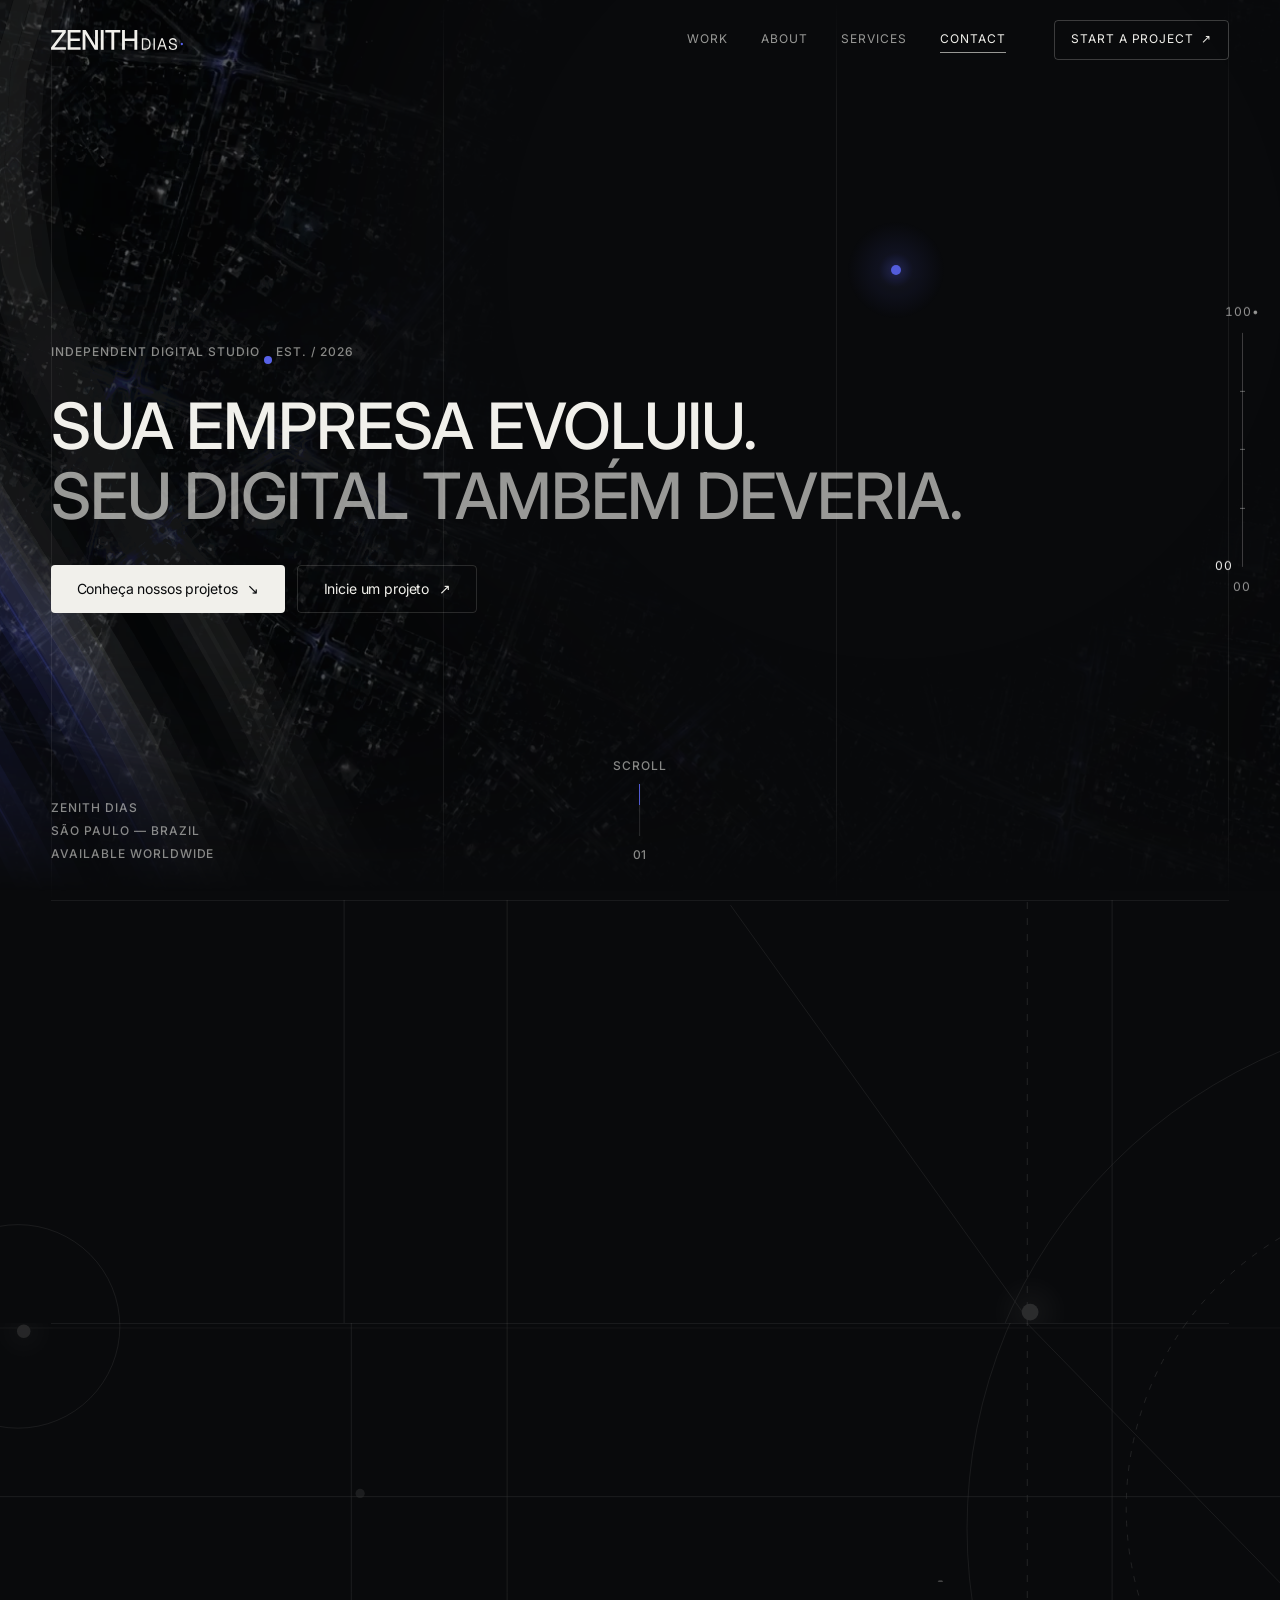
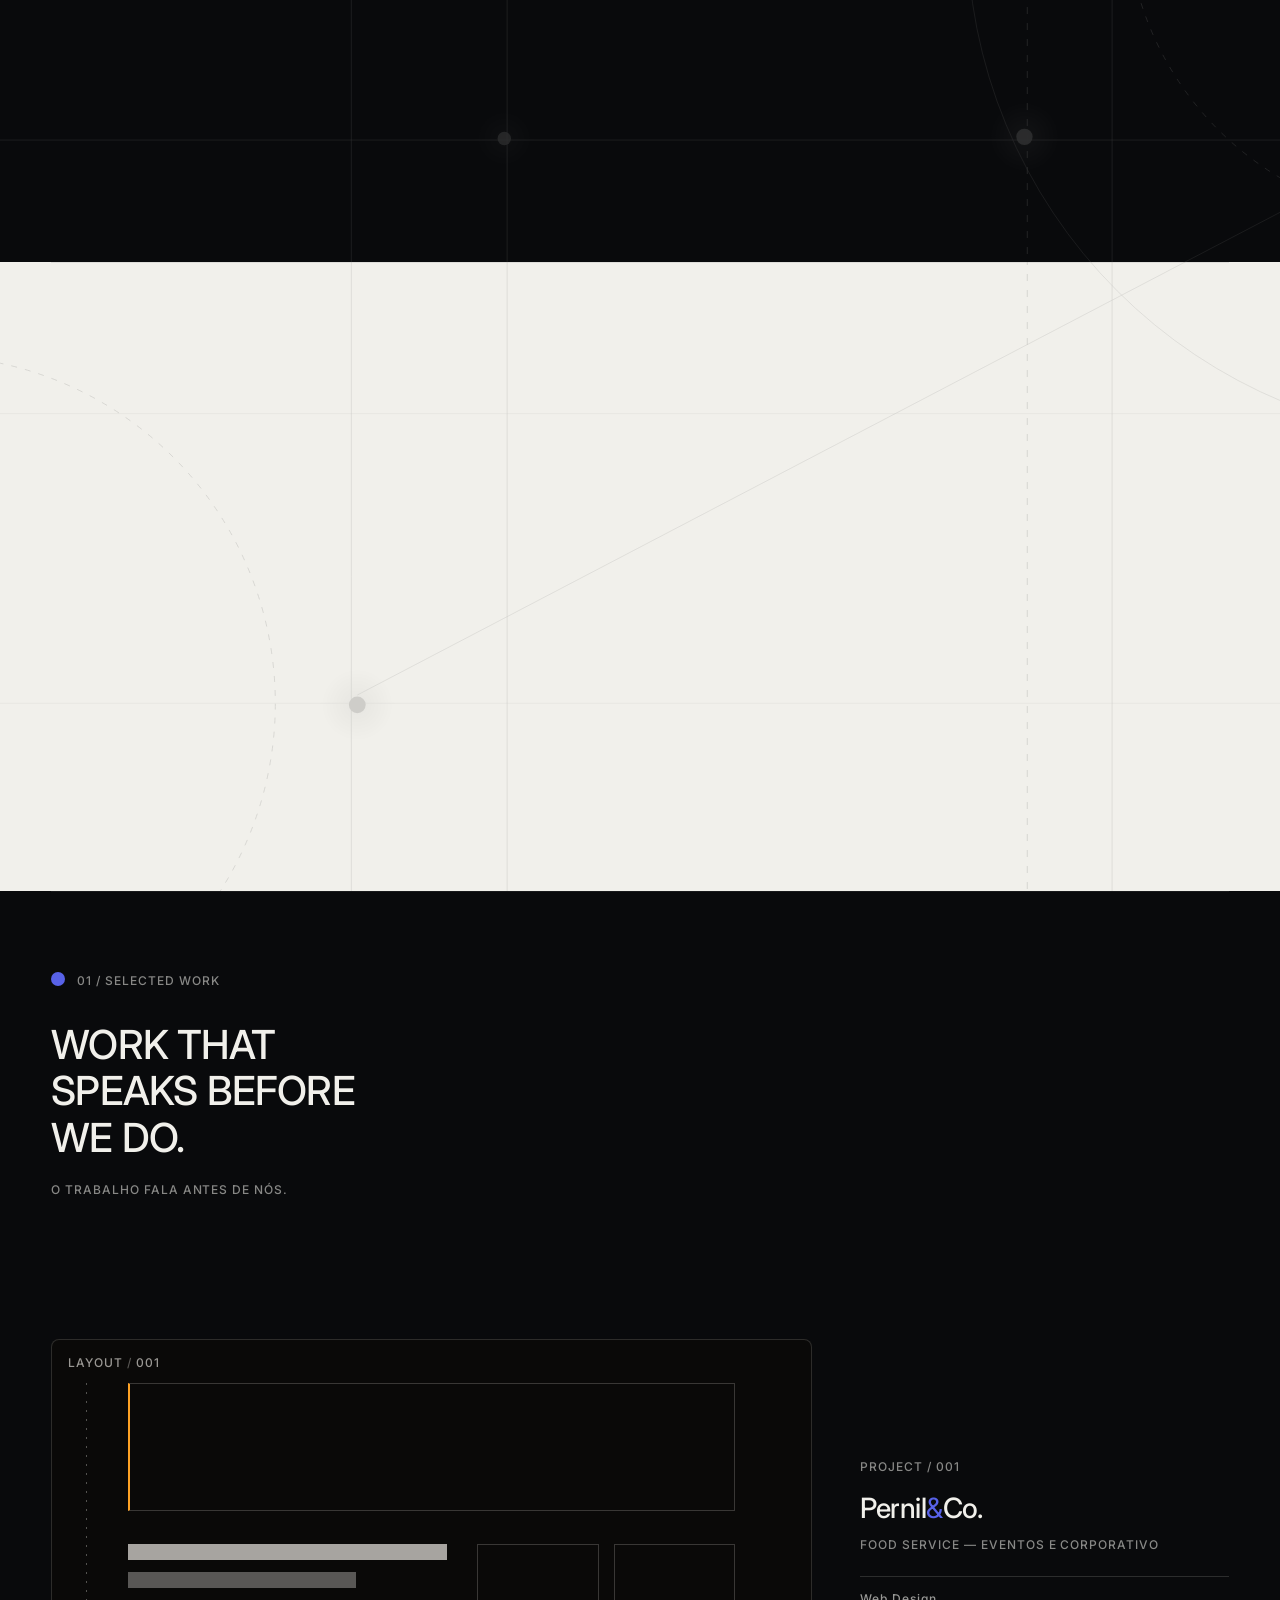
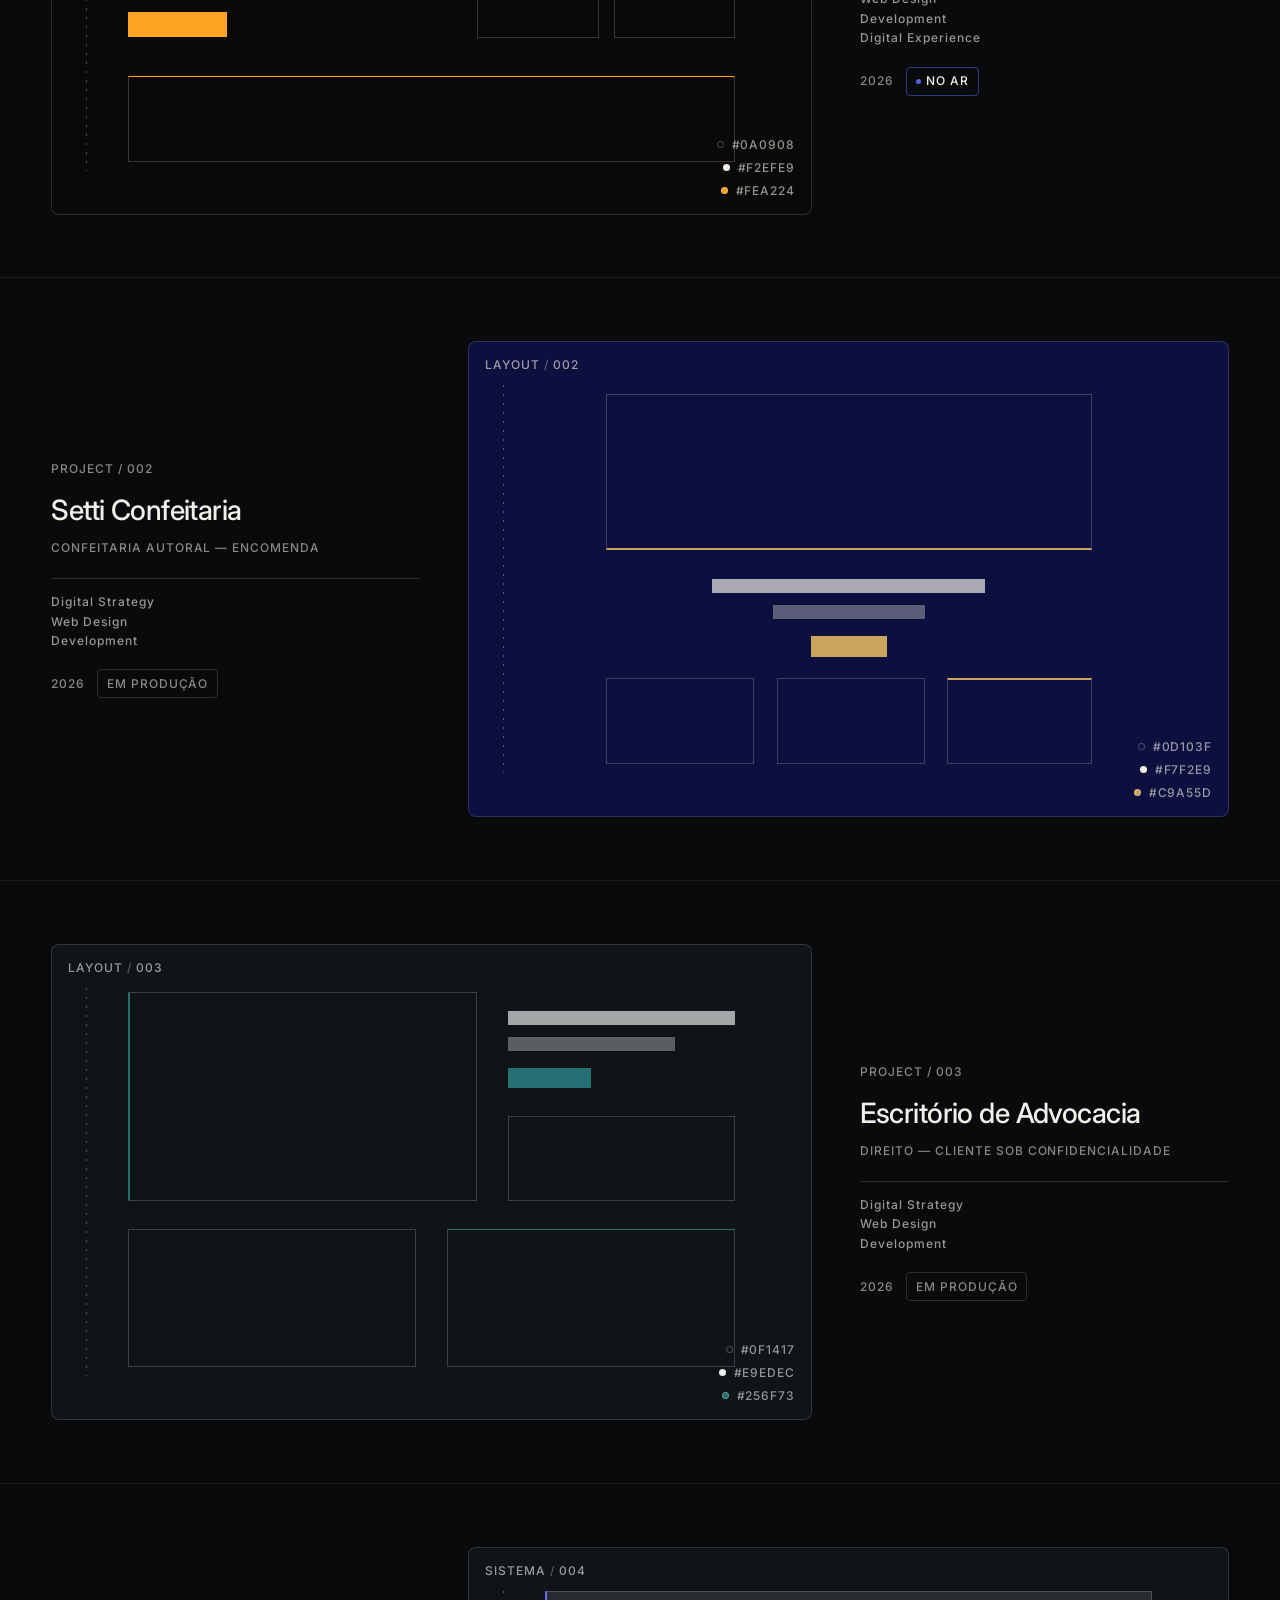
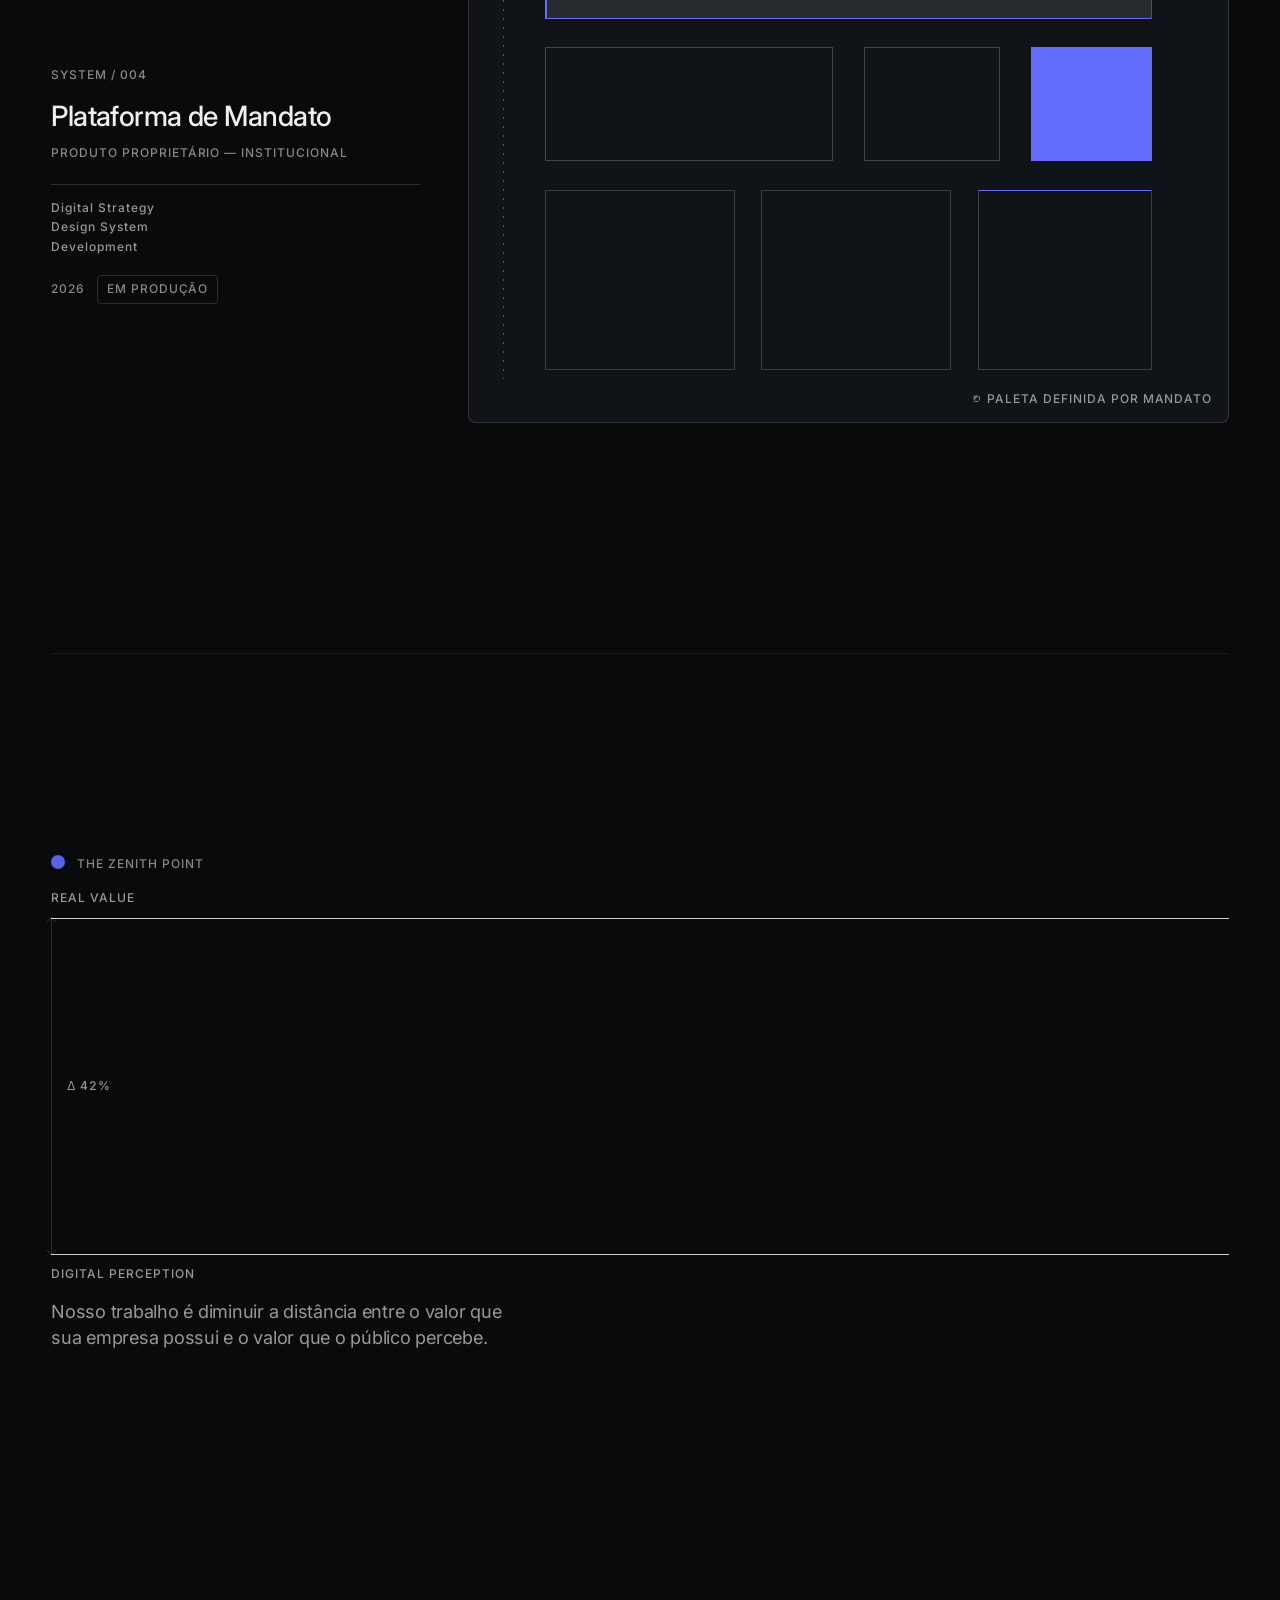
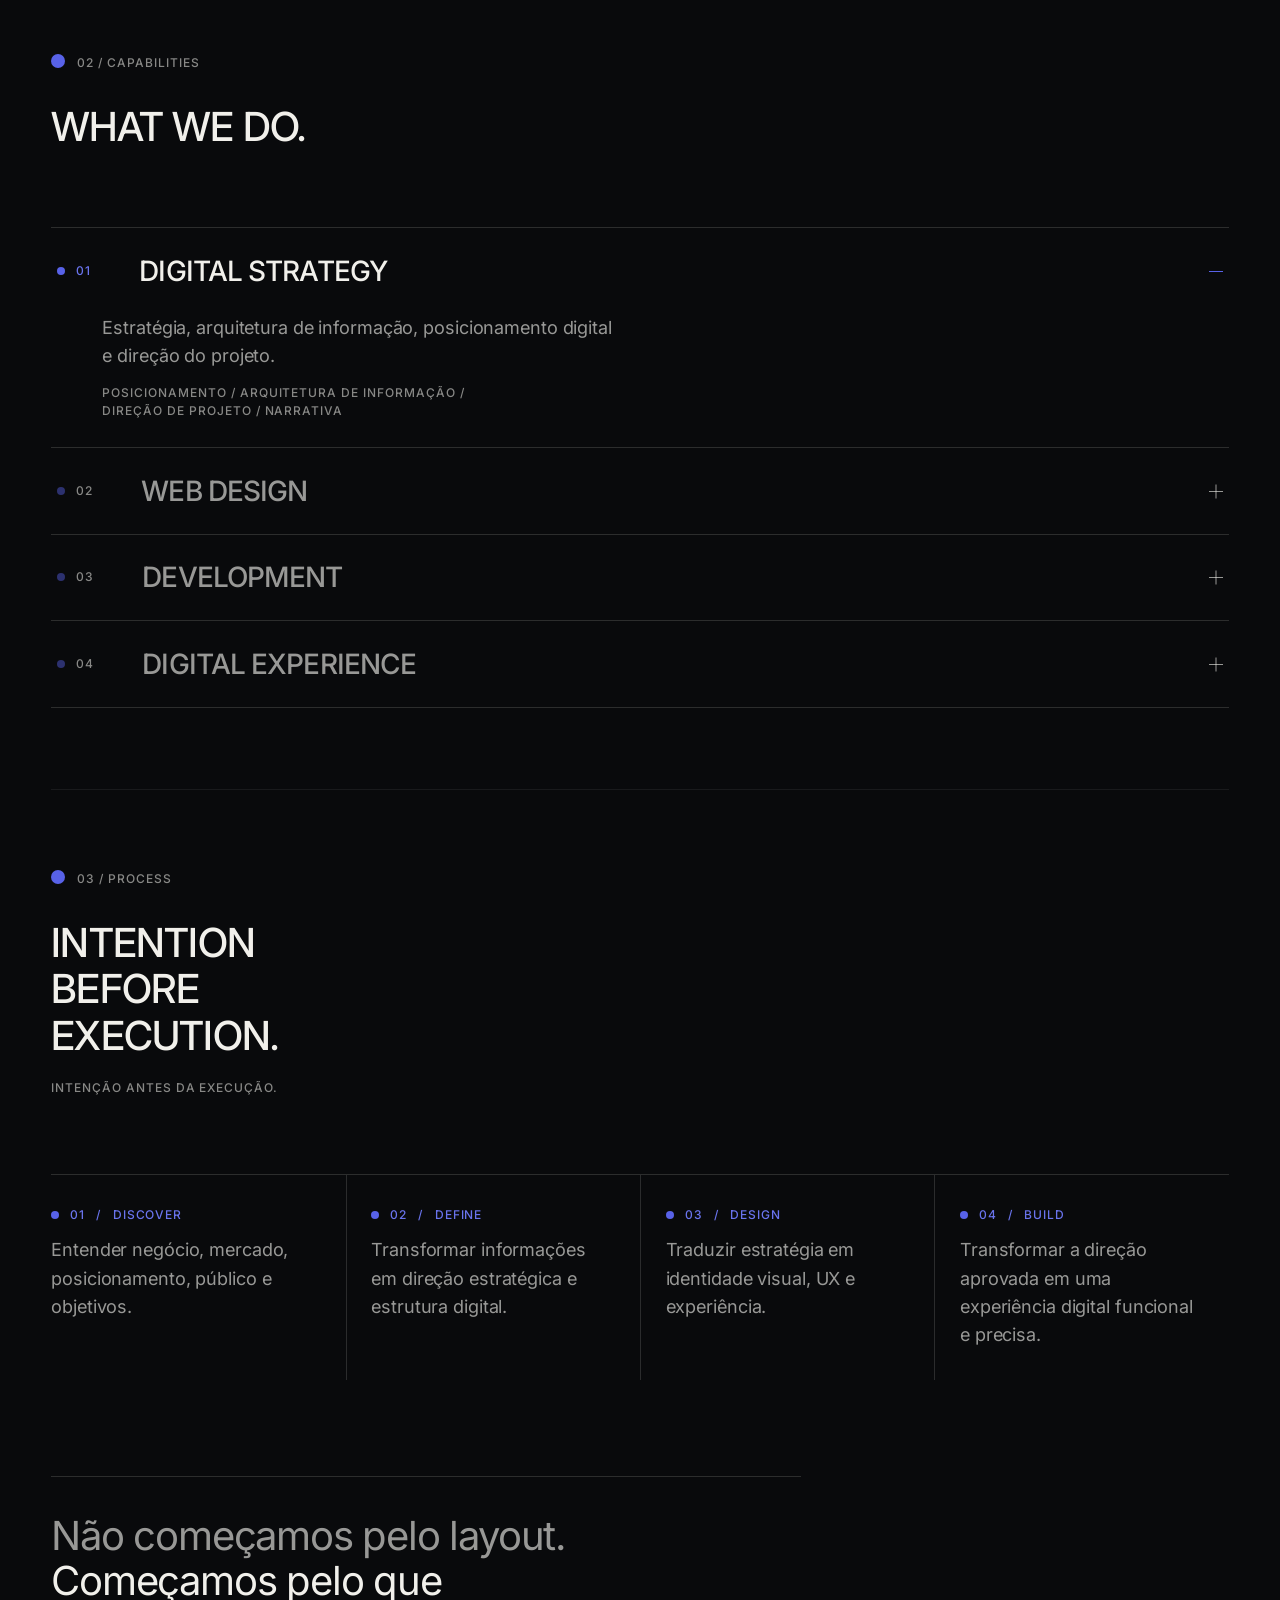
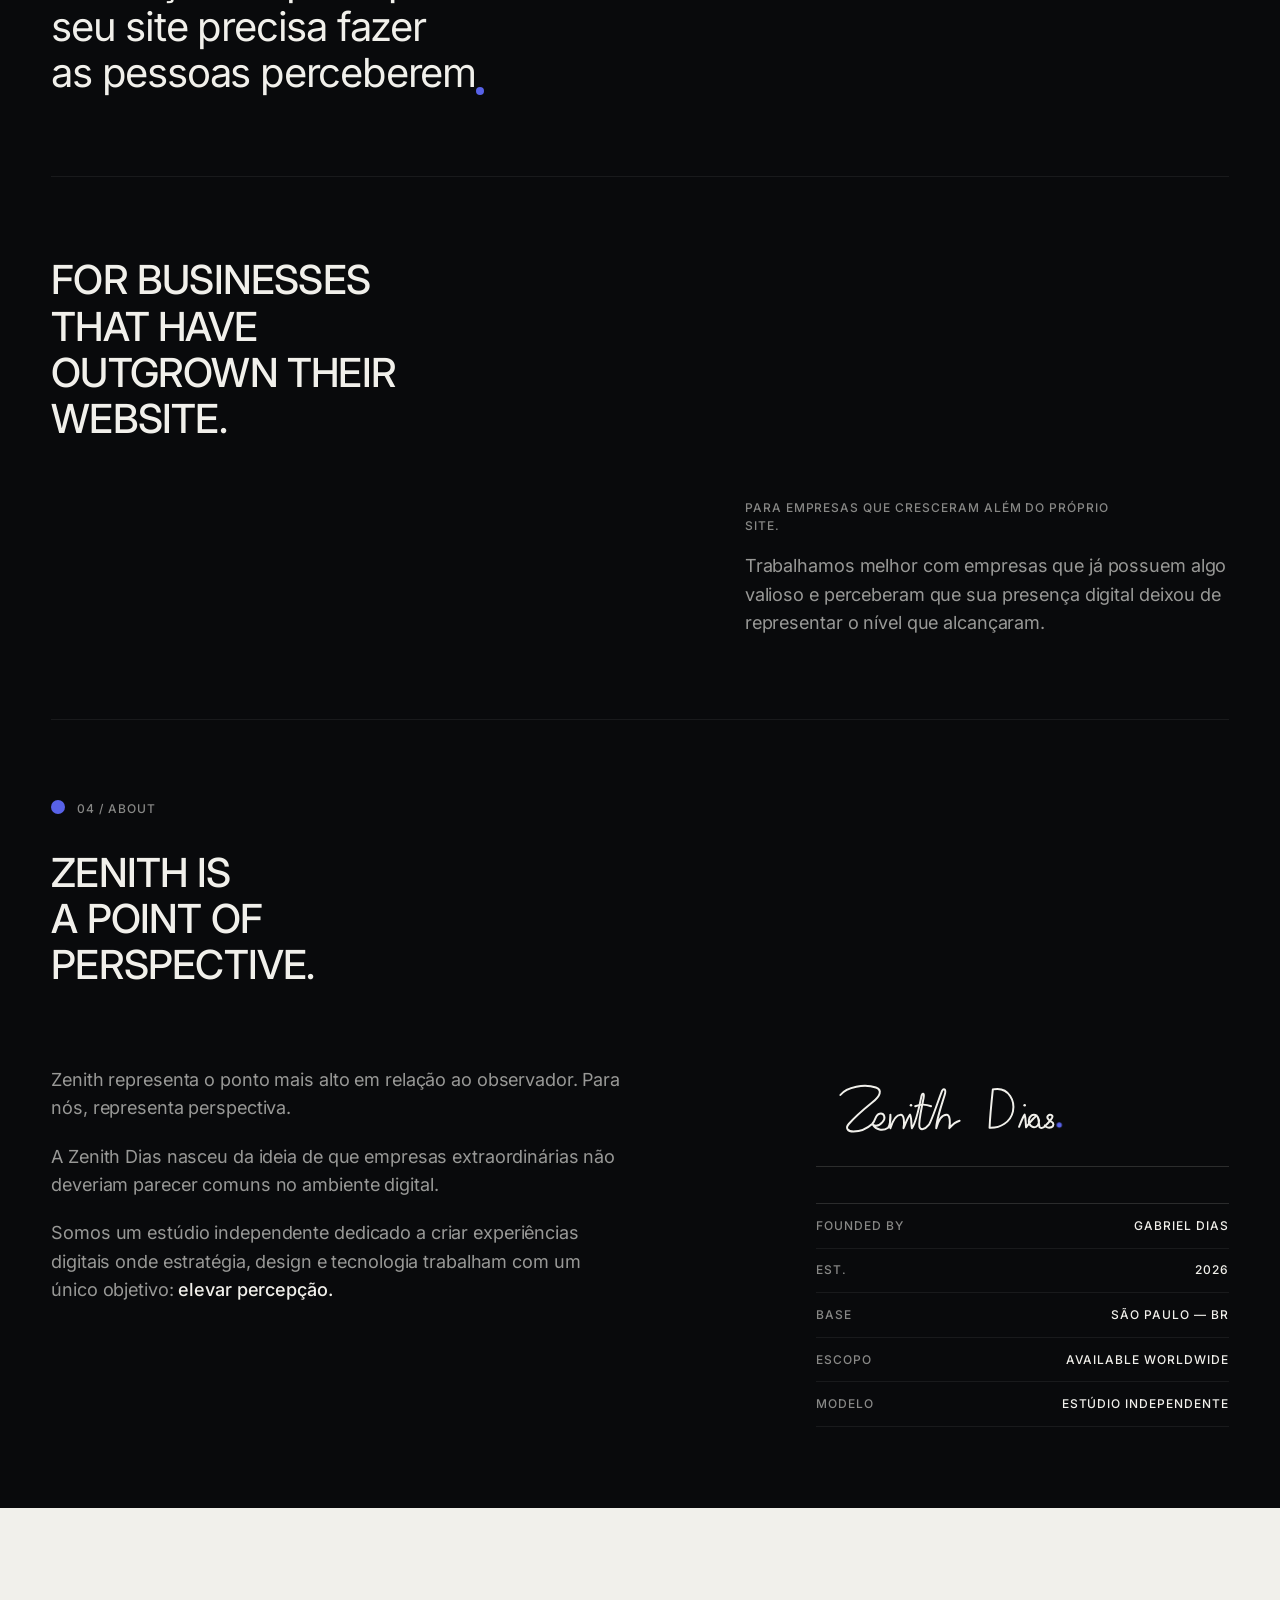
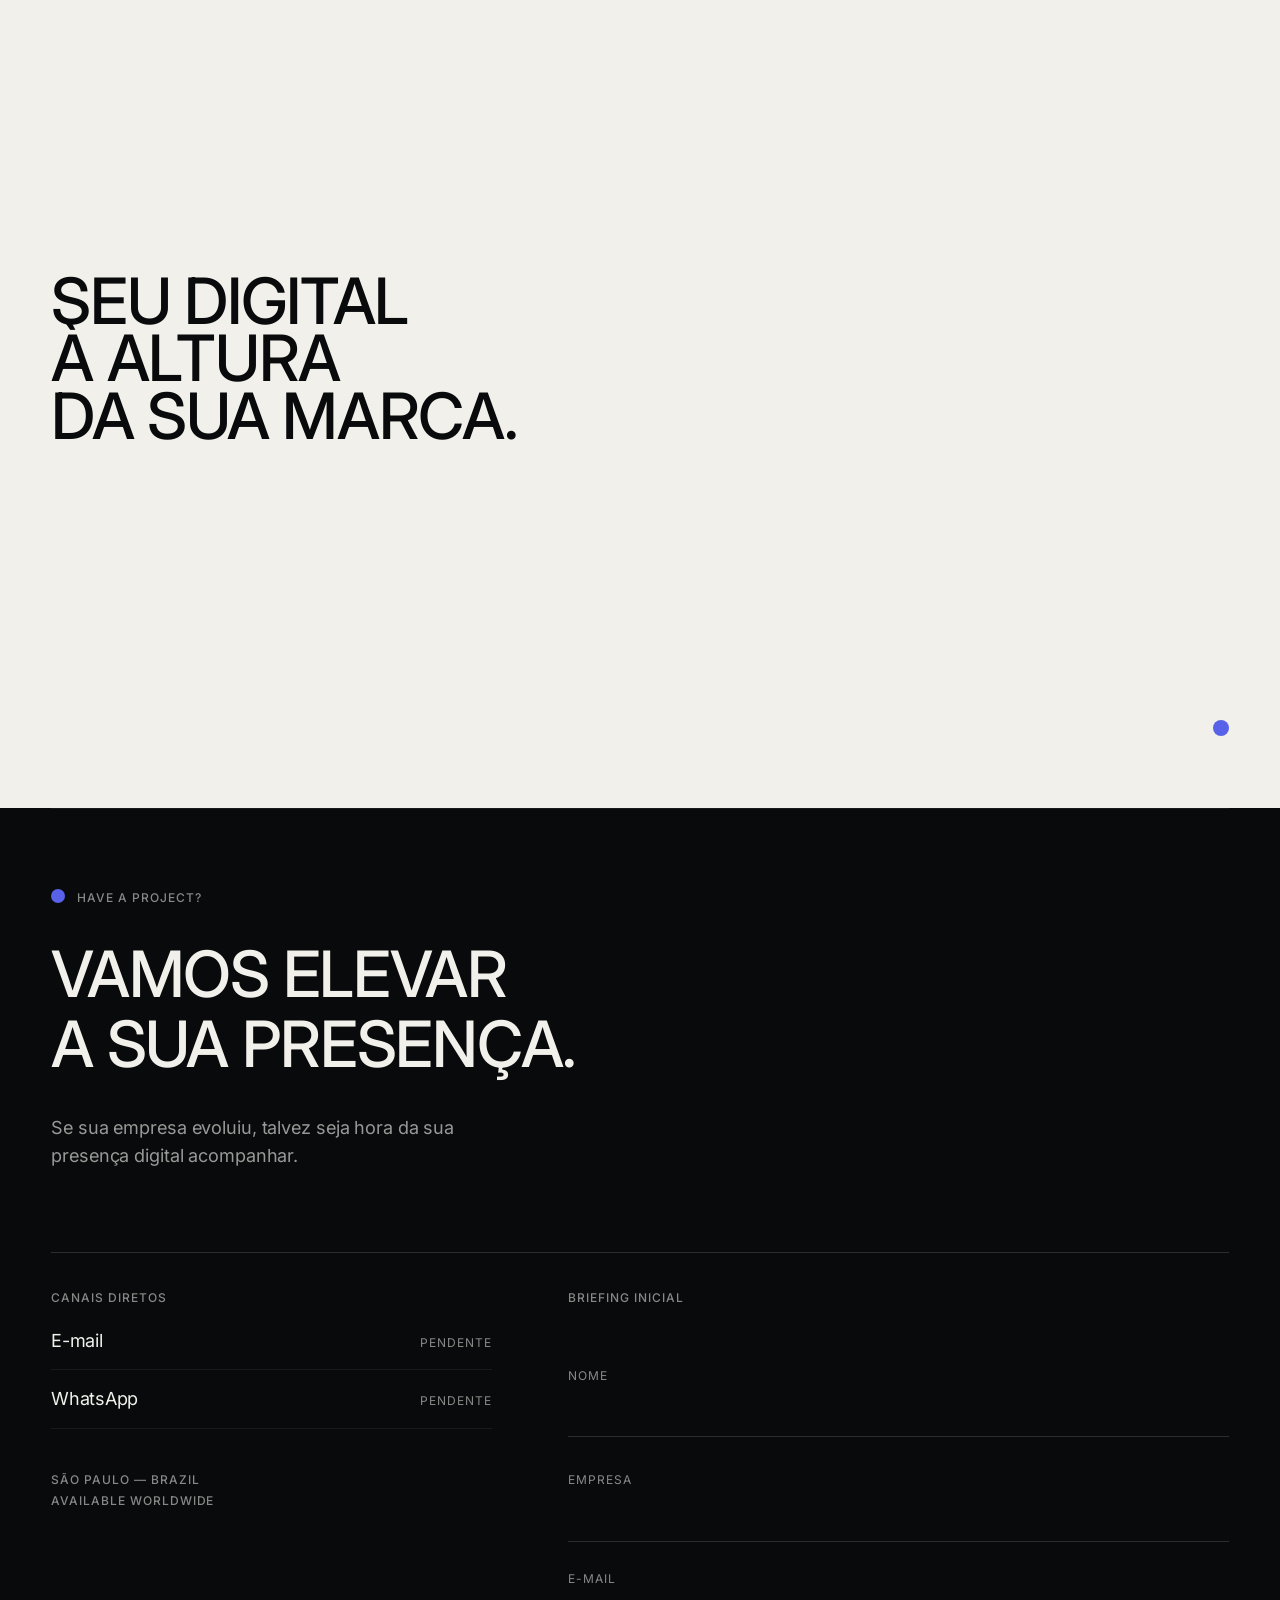
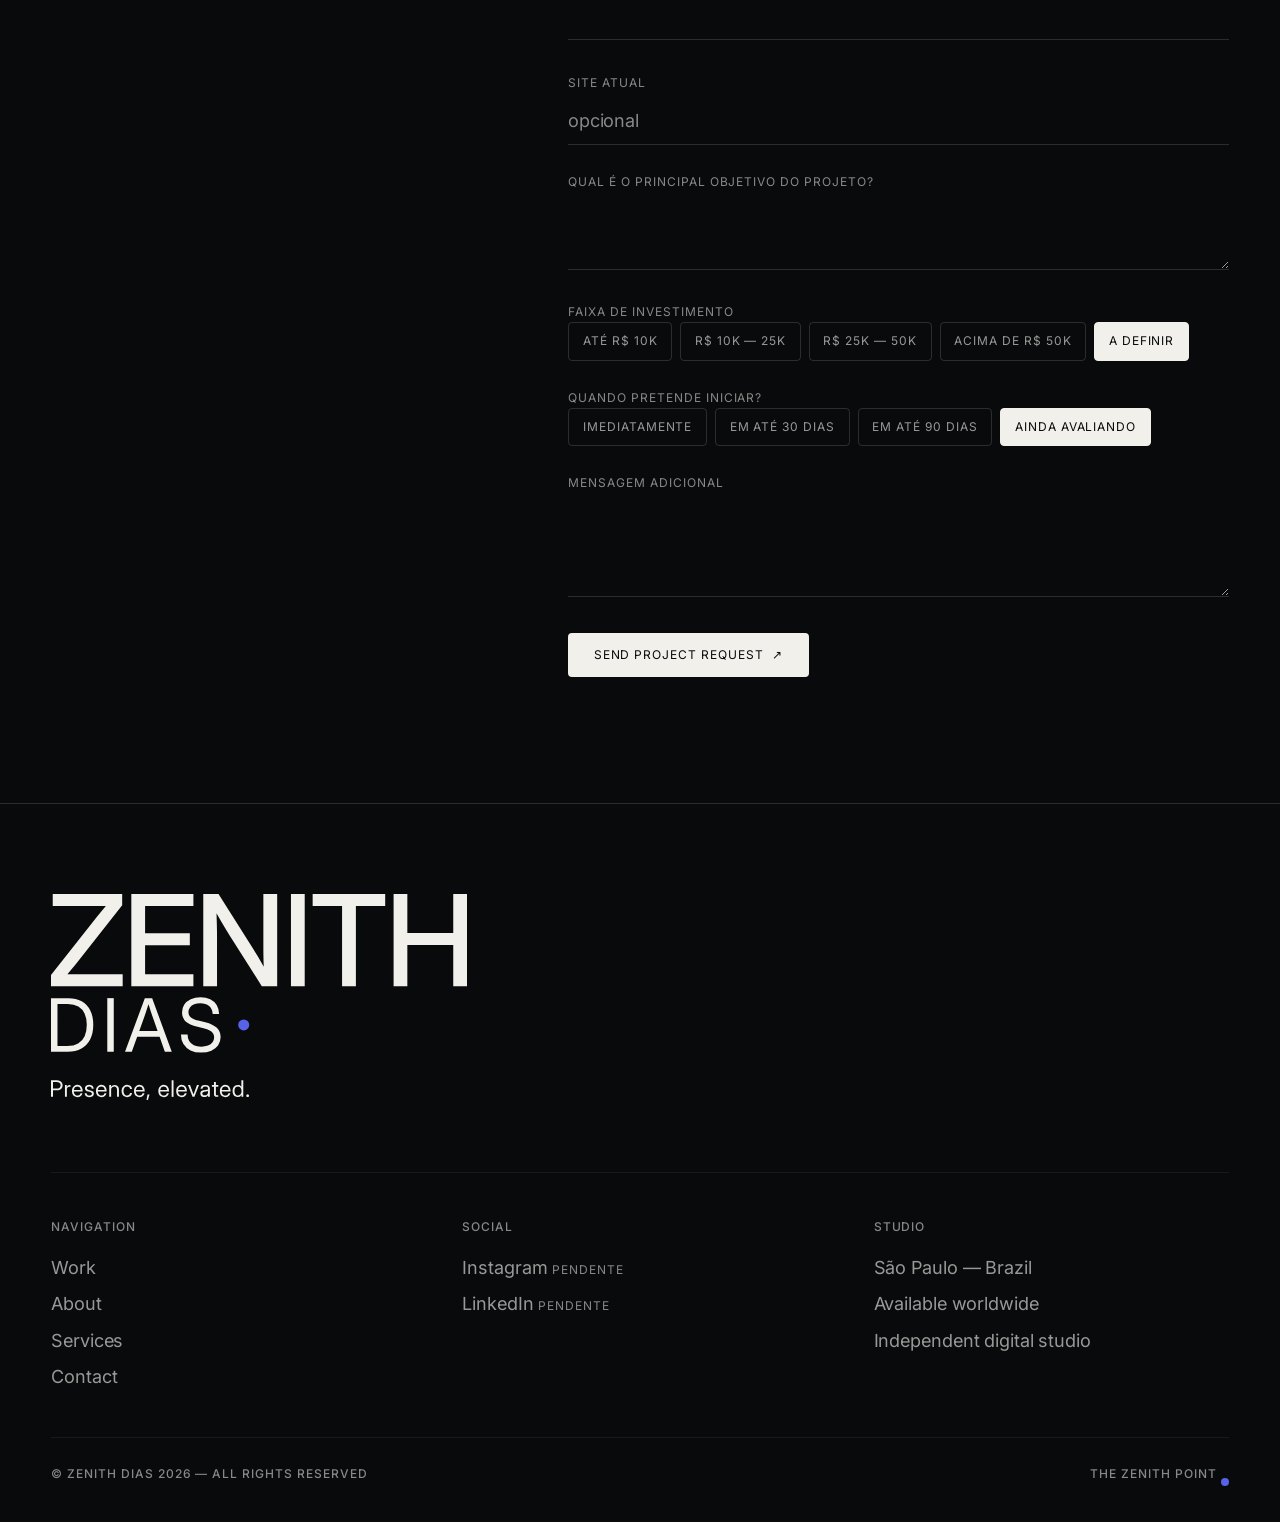
<file: index.html>
<!DOCTYPE html>
<html lang="pt-BR">
<head>
<meta charset="utf-8">
<meta name="viewport" content="width=device-width, initial-scale=1">
<meta name="theme-color" content="#090A0C">

<title>Zenith Dias — Independent Digital Studio</title>
<meta name="description" content="Zenith Dias é um estúdio digital independente especializado em estratégia, web design, desenvolvimento e experiências digitais para marcas que querem elevar sua presença online.">
<meta name="author" content="Zenith Dias">
<meta name="robots" content="index, follow">

<!-- PENDÊNCIA 03 — URL do GitHub Pages. Trocar pelo domínio definitivo quando existir (ver PENDENCIAS.md) -->
<link rel="canonical" href="https://gabrieldias-dev.github.io/zenith-dias/">
<meta property="og:type" content="website">
<meta property="og:site_name" content="Zenith Dias">
<meta property="og:locale" content="pt_BR">
<meta property="og:title" content="Zenith Dias — Independent Digital Studio">
<meta property="og:description" content="Transformamos presença digital em percepção de valor. Estratégia, web design, desenvolvimento e experiências digitais.">
<meta property="og:url" content="https://gabrieldias-dev.github.io/zenith-dias/">
<!-- PENDÊNCIA 04 — og:image ainda não existe. Quando a arte 1200x630 for criada:
     <meta property="og:image" content="https://gabrieldias-dev.github.io/zenith-dias/assets/og.png"> -->
<meta name="twitter:card" content="summary_large_image">
<meta name="twitter:title" content="Zenith Dias — Independent Digital Studio">
<meta name="twitter:description" content="Transformamos presença digital em percepção de valor.">

<link rel="icon" href="assets/favicon.svg" type="image/svg+xml">

<!-- Fontes oficiais do kit, auto-hospedadas. As duas que pintam a primeira
     tela vão em preload; as outras duas chegam pelo CSS. -->
<link rel="preload" href="assets/fonts/InterDisplay-Medium.woff2" as="font" type="font/woff2" crossorigin>
<link rel="preload" href="assets/fonts/Inter-Regular.woff2" as="font" type="font/woff2" crossorigin>
<link rel="stylesheet" href="assets/css/styles.css">

<script>
/* Decide o estado inicial antes da primeira pintura, para o loader nao piscar.
   Sem JS, a regra `html:not(.has-js) .loader{display:none}` mantem o site utilizavel. */
(function () {
  var h = document.documentElement;
  h.classList.add('has-js');
  var calmo = window.matchMedia('(prefers-reduced-motion: reduce)').matches;
  var visto = false;
  try { visto = sessionStorage.getItem('zd:entrada') === '1'; } catch (e) {}
  if (calmo || visto) { h.classList.add('sem-loader', 'is-ready'); }

  /* Rede de segurança global: todo conteudo com reveal (inclusive o h1) nasce
     escondido e so aparece quando o main.js assume. Se ele nao carregar, tirar
     .has-js desliga as regras de esconder e a pagina inteira volta a aparecer. */
  setTimeout(function () {
    if (!h.classList.contains('zd-ok')) { h.classList.remove('has-js'); }
  }, 4000);
})();
</script>

<script type="application/ld+json">
{
  "@context": "https://schema.org",
  "@type": "ProfessionalService",
  "name": "Zenith Dias",
  "alternateName": "Zenith Dias — Independent Digital Studio",
  "description": "Estúdio digital independente especializado em estratégia, web design, desenvolvimento e experiências digitais.",
  "url": "https://gabrieldias-dev.github.io/zenith-dias/",
  "slogan": "Presence, elevated.",
  "foundingDate": "2026",
  "founder": { "@type": "Person", "name": "Gabriel Dias" },
  "address": { "@type": "PostalAddress", "addressLocality": "São Paulo", "addressRegion": "SP", "addressCountry": "BR" },
  "areaServed": "Worldwide",
  "knowsAbout": ["Digital Strategy", "Web Design", "Web Development", "Digital Experience"]
}
</script>
</head>

<body class="s-dark">

<a class="salto" href="#hero">Ir para o conteúdo</a>

<!-- ══ EXPERIÊNCIA INICIAL ══════════════════════════════════════════════ -->
<div class="loader" id="loader" aria-hidden="true">
  <img class="loader__marca" src="assets/img/logo/principal-negativa.svg" alt=""
       width="787" height="300" fetchpriority="high">
  <div class="loader__medidor">
    <span class="loader__num" id="loader-num">00</span>
    <span class="loader__trilho"><span class="loader__fio" id="loader-fio"></span></span>
  </div>
</div>

<!-- ══ INSTRUMENTOS (decorativos) ═══════════════════════════════════════ -->
<div class="cursor" id="cursor" aria-hidden="true">
  <span class="cursor__anel"></span>
  <span class="cursor__rotulo" id="cursor-rotulo"></span>
</div>

<!-- Medidor de scroll: sobe de 00 até o Zenith Point, no topo. -->
<div class="medidor" id="medidor" aria-hidden="true">
  <span class="medidor__cap medidor__cap--alto">100<i>•</i></span>
  <span class="medidor__trilho">
    <span class="medidor__fio"></span>
    <i class="medidor__tick" style="--at:.25"></i>
    <i class="medidor__tick" style="--at:.5"></i>
    <i class="medidor__tick" style="--at:.75"></i>
    <span class="medidor__marca"><b id="medidor-num">00</b></span>
  </span>
  <span class="medidor__cap medidor__cap--baixo">00</span>
</div>

<!-- ══ HEADER ═══════════════════════════════════════════════════════════ -->
<header class="cabeca" id="cabeca">
  <div class="cabeca__in">
    <!-- Assinatura horizontal em TODAS as larguras, inclusive celular:
         decisão do Gabriel em 14/09/2026, para o nome por extenso aparecer
         também em tela pequena. A marca reduzida ZD segue no favicon. -->
    <a class="marca" href="#hero" aria-label="Zenith Dias — início">
      <img class="marca__larga marca--neg" src="assets/img/logo/horizontal-negativa.svg"
           alt="" width="1204" height="176">
      <img class="marca__larga marca--pos" src="assets/img/logo/horizontal-positiva.svg"
           alt="" width="1204" height="176" aria-hidden="true">
    </a>

    <nav class="nav" aria-label="Navegação principal">
      <a href="#work"><span>WORK</span></a>
      <a href="#about"><span>ABOUT</span></a>
      <a href="#services"><span>SERVICES</span></a>
      <a href="#contact"><span>CONTACT</span></a>
    </nav>

    <a class="cta-topo" href="#contact" data-magnetico>
      <span>START A PROJECT</span><i aria-hidden="true">↗</i>
    </a>

    <button class="menu-btn" id="menu-btn" type="button" aria-expanded="false" aria-controls="menu">
      <span class="menu-btn__t">MENU</span>
      <span class="menu-btn__i" aria-hidden="true"><i></i><i></i></span>
    </button>
  </div>
</header>

<!-- Menu mobile -->
<div class="menu" id="menu" hidden>
  <nav class="menu__nav" aria-label="Navegação">
    <a href="#work"><em>01</em><span>WORK</span></a>
    <a href="#services"><em>02</em><span>SERVICES</span></a>
    <a href="#about"><em>03</em><span>ABOUT</span></a>
    <a href="#contact"><em>04</em><span>CONTACT</span></a>
  </nav>
  <div class="menu__pe">
    <p class="rotulo">SÃO PAULO — BRAZIL<br>AVAILABLE WORLDWIDE</p>
    <p class="rotulo">PRESENCE, ELEVATED<span class="pt" aria-hidden="true">•</span></p>
  </div>
</div>

<main id="conteudo">
  <!-- ══ HERO ═══════════════════════════════════════════════════════════ -->
  <section class="hero" id="hero">
    <!-- A estrela: um ponto e uma onda que o atravessa. Sem JS fica vazio e
         o hero é exatamente o de antes — por isso é canvas e não imagem. -->
    <canvas class="estrela" id="estrela" aria-hidden="true"></canvas>
    <div class="hero__grade" aria-hidden="true"><i></i><i></i><i></i><i></i></div>

    <div class="hero__in">
      <p class="rotulo hero__eyebrow" data-reveal>
        INDEPENDENT DIGITAL STUDIO <span class="pt" aria-hidden="true">•</span> EST. / 2026
      </p>

      <!-- Uma linha por FRASE, como no exemplo do brandbook (pág. 11).
           Com H1 em 64px, quatro linhas curtas viravam uma coluna estreita e
           fraca; e quebrar por linha visual não sobrevive ao mobile, onde a
           escala oficial é 40px. Quebrar por frase sobrevive aos dois.

           Já girou entre quatro frases (14/09/2026). O Gabriel olhou rodando
           e voltou atrás: uma frase só, parada. -->
      <h1 class="display hero__h1" data-linhas>
        <span class="linha"><span>SUA EMPRESA EVOLUIU.</span></span>
        <span class="linha linha--dim"><span>SEU DIGITAL TAMBÉM DEVERIA.</span></span>
      </h1>

      <div class="hero__base">
        <div class="hero__acoes" data-reveal style="--d:.55s">
          <a class="btn btn--forte" href="#work" data-magnetico>
            <span>Conheça nossos projetos</span><i aria-hidden="true">↘</i>
          </a>
          <a class="btn btn--fio" href="#contact" data-magnetico>
            <span>Inicie um projeto</span><i aria-hidden="true">↗</i>
          </a>
        </div>
      </div>
    </div>

    <div class="hero__meta hero__meta--esq rotulo" data-reveal style="--d:.66s">
      <span>ZENITH DIAS</span>
      <span>SÃO PAULO — BRAZIL</span>
      <span>AVAILABLE WORLDWIDE</span>
    </div>

    <div class="hero__meta hero__meta--dir rotulo" data-reveal style="--d:.72s">
      <span>STRATEGY / DESIGN / TECHNOLOGY</span>
      <span class="hero__slogan">Presence, elevated<i class="pt" aria-hidden="true">•</i></span>
    </div>

    <div class="scroll-ind rotulo" data-reveal style="--d:.78s" aria-hidden="true">
      <span>SCROLL</span>
      <span class="scroll-ind__fio"><i></i></span>
      <span>01</span>
    </div>
  </section>

  <!-- ══ MANIFESTO ══════════════════════════════════════════════════════ -->
  <!-- Foi clara (s-light) por um dia. Voltou ao escuro em 16/09/2026: com o
       desenho tecnico VIVO de fundo, ela e 'o problema' viraram uma prancha
       so, e prancha de desenho tecnico e preta. Ver DESIGN.md.            -->
  <section class="secao manifesto" aria-labelledby="t-manifesto">
    <div class="rail">
      <div class="manifesto__grid">
        <div class="manchete">
          <h2 class="h2 manifesto__h2" id="t-manifesto" data-palavras>
            GOOD BUSINESSES SHOULDN'T LOOK ORDINARY.
          </h2>
          <p class="rotulo traducao" data-reveal>BONS NEGÓCIOS NÃO DEVERIAM PARECER COMUNS.</p>
        </div>

        <div class="manifesto__txt">
          <p data-reveal>
            A Zenith Dias existe para reduzir a distância entre o valor que uma
            empresa entrega e a maneira como ela é percebida.
          </p>
          <p data-reveal style="--d:.12s">
            Unimos estratégia, design e tecnologia para construir experiências
            digitais capazes de representar negócios com mais clareza, presença
            e autoridade.
          </p>
          <p class="rotulo manifesto__tag" data-reveal style="--d:.24s">
            PERCEPÇÃO <span aria-hidden="true">/</span> ESTRATÉGIA <span aria-hidden="true">/</span> PRESENÇA
          </p>
        </div>
      </div>
    </div>
  </section>

  <!-- ══ O PROBLEMA ═════════════════════════════════════════════════════
       Chegou a ser clara (s-light) por um dia. Voltou ao escuro em
       16/09/2026 a pedido do Gabriel, mas mantendo o desenho de fundo — na
       polaridade original, fundo preto e linhas claras.                   -->
  <section class="secao problema" aria-labelledby="t-problema">
    <div class="rail">
      <div class="problema__grid">
        <div class="manchete">
          <h2 class="h2 problema__h2" id="t-problema" data-linhas>
            <span class="linha"><span>SEU SITE FALA</span></span>
            <span class="linha"><span>ANTES DE VOCÊ.</span></span>
          </h2>
          <p class="rotulo problema__en" data-reveal>YOUR WEBSITE SPEAKS BEFORE YOU DO.</p>
        </div>

        <div class="problema__txt">
          <p data-reveal style="--d:.1s">
            O primeiro contato com uma empresa frequentemente acontece antes de uma
            conversa, reunião ou proposta. Acontece através de uma tela.
          </p>
          <p data-reveal style="--d:.2s">
            A pergunta não é se sua presença digital está dizendo alguma coisa.
          </p>
          <p class="problema__pergunta" data-reveal style="--d:.32s">
            A pergunta é: <strong>ela está dizendo a coisa certa?</strong>
          </p>
        </div>
      </div>
    </div>
  </section>

  <!-- ══ FILOSOFIA ══════════════════════════════════════════════════════ -->
  <!-- s-light: a prancha continua atravessando esta seção, mas o papel vira
       do preto para o branco aqui. Decisão do Gabriel em 16/09/2026.     -->
  <section class="secao filosofia s-light" aria-labelledby="t-filosofia">
    <div class="rail">
      <div class="filosofia__grid">
        <div class="manchete">
          <h2 class="h2" id="t-filosofia" data-linhas>
            <span class="linha"><span>PERCEPTION</span></span>
            <span class="linha"><span>IS PART OF</span></span>
            <span class="linha"><span>THE PRODUCT.</span></span>
          </h2>
          <p class="rotulo traducao" data-reveal>PERCEPÇÃO FAZ PARTE DO PRODUTO.</p>
        </div>

        <div class="filosofia__txt">
          <p data-reveal>Design não é apenas estética. É percepção.</p>
          <p data-reveal style="--d:.12s">
            Cada escolha — tipografia, movimento, fotografia, hierarquia,
            interação e ritmo — influencia a maneira como uma marca é percebida.
          </p>
        </div>

        <!-- A citação era um bloco de largura inteira embaixo, com um fio
             atravessando a página — e era isso que a fazia ler como OUTRA
             seção. Dentro do grid, na coluna da direita, ela vira o fecho
             desta mesma composição. -->
        <blockquote class="destaque" data-reveal style="--d:.2s">
          <p>We don't decorate businesses.<br><span class="destaque__b">We translate their value.</span></p>
          <p class="traducao">Não decoramos negócios. Traduzimos o valor deles.</p>
        </blockquote>
      </div>
    </div>
  </section>

  <!-- ══ 01 / SELECTED WORK ═════════════════════════════════════════════ -->
  <section class="secao trabalho" id="work" aria-labelledby="t-work">
    <div class="rail">
      <header class="secao__topo">
        <p class="rotulo num-secao">01 <span aria-hidden="true">/</span> SELECTED WORK</p>
        <h2 class="h2" id="t-work" data-linhas>
          <span class="linha"><span>WORK THAT</span></span>
          <span class="linha"><span>SPEAKS BEFORE</span></span>
          <span class="linha"><span>WE DO.</span></span>
        </h2>
        <p class="rotulo traducao" data-reveal>O TRABALHO FALA ANTES DE NÓS.</p>
      </header>
    </div>

    <ol class="projetos">

      <!-- 001 -->
      <li class="projeto" data-projeto>
        <a class="projeto__link" href="https://gabrieldias-dev.github.io/pernil-co/" target="_blank" rel="noopener noreferrer" data-cursor="LIVE ↗">
          <figure class="chapa" style="--p-bg:#0a0908; --p-ink:#f2efe9; --p-accent:#fea224">
            <div class="chapa__quadro">
              <!-- Captura real entra aqui e cobre a planta:
                   <img src="assets/img/work/pernil.webp" alt="Site da Pernil&Co." loading="lazy" decoding="async"> -->
              <div class="planta" aria-hidden="true">
                <span class="planta__b planta__b--hero"></span>
                <span class="planta__b planta__b--t1"></span>
                <span class="planta__b planta__b--t2"></span>
                <span class="planta__b planta__b--cta"></span>
                <span class="planta__b planta__b--c1"></span>
                <span class="planta__b planta__b--c2"></span>
                <span class="planta__b planta__b--faixa"></span>
                <span class="planta__eixo"></span>
              </div>
              <p class="chapa__nota rotulo" aria-hidden="true">LAYOUT <span>/</span> 001</p>
              <ul class="chapa__cores rotulo" aria-label="Paleta do projeto">
                <li><i style="background:#0a0908"></i>#0A0908</li>
                <li><i style="background:#f2efe9"></i>#F2EFE9</li>
                <li><i style="background:#fea224"></i>#FEA224</li>
              </ul>
            </div>
          </figure>

          <div class="projeto__ficha">
            <p class="rotulo projeto__id">PROJECT <span aria-hidden="true">/</span> 001</p>
            <h3 class="h3 projeto__nome">Pernil<span class="amp">&amp;</span>Co.</h3>
            <p class="projeto__seg rotulo">FOOD SERVICE — EVENTOS E CORPORATIVO</p>
            <ul class="projeto__servs rotulo">
              <li>Web Design</li>
              <li>Development</li>
              <li>Digital Experience</li>
            </ul>
            <p class="projeto__ano rotulo">2026 <span class="tag tag--live">NO AR</span></p>
          </div>
        </a>
      </li>

      <!-- 002 -->
      <li class="projeto projeto--inverso" data-projeto>
        <div class="projeto__link" data-cursor="EM PRODUÇÃO">
          <figure class="chapa" style="--p-bg:#0d103f; --p-ink:#f7f2e9; --p-accent:#c9a55d">
            <div class="chapa__quadro">
              <div class="planta planta--editorial" aria-hidden="true">
                <span class="planta__b planta__b--hero"></span>
                <span class="planta__b planta__b--t1"></span>
                <span class="planta__b planta__b--t2"></span>
                <span class="planta__b planta__b--cta"></span>
                <span class="planta__b planta__b--c1"></span>
                <span class="planta__b planta__b--c2"></span>
                <span class="planta__b planta__b--faixa"></span>
                <span class="planta__eixo"></span>
              </div>
              <p class="chapa__nota rotulo" aria-hidden="true">LAYOUT <span>/</span> 002</p>
              <ul class="chapa__cores rotulo" aria-label="Paleta do projeto">
                <li><i style="background:#0d103f"></i>#0D103F</li>
                <li><i style="background:#f7f2e9"></i>#F7F2E9</li>
                <li><i style="background:#c9a55d"></i>#C9A55D</li>
              </ul>
            </div>
          </figure>

          <div class="projeto__ficha">
            <p class="rotulo projeto__id">PROJECT <span aria-hidden="true">/</span> 002</p>
            <h3 class="h3 projeto__nome">Setti Confeitaria</h3>
            <p class="projeto__seg rotulo">CONFEITARIA AUTORAL — ENCOMENDA</p>
            <ul class="projeto__servs rotulo">
              <li>Digital Strategy</li>
              <li>Web Design</li>
              <li>Development</li>
            </ul>
            <p class="projeto__ano rotulo">2026 <span class="tag">EM PRODUÇÃO</span></p>
          </div>
        </div>
      </li>

      <!-- 003 -->
      <li class="projeto" data-projeto>
        <div class="projeto__link" data-cursor="EM PRODUÇÃO">
          <figure class="chapa" style="--p-bg:#0F1417; --p-ink:#E9EDEC; --p-accent:#256F73">
            <div class="chapa__quadro">
              <div class="planta planta--institucional" aria-hidden="true">
                <span class="planta__b planta__b--hero"></span>
                <span class="planta__b planta__b--t1"></span>
                <span class="planta__b planta__b--t2"></span>
                <span class="planta__b planta__b--cta"></span>
                <span class="planta__b planta__b--c1"></span>
                <span class="planta__b planta__b--c2"></span>
                <span class="planta__b planta__b--faixa"></span>
                <span class="planta__eixo"></span>
              </div>
              <p class="chapa__nota rotulo" aria-hidden="true">LAYOUT <span>/</span> 003</p>
              <ul class="chapa__cores rotulo" aria-label="Paleta do projeto">
                <li><i style="background:#0F1417"></i>#0F1417</li>
                <li><i style="background:#E9EDEC"></i>#E9EDEC</li>
                <li><i style="background:#256F73"></i>#256F73</li>
              </ul>
            </div>
          </figure>

          <div class="projeto__ficha">
            <p class="rotulo projeto__id">PROJECT <span aria-hidden="true">/</span> 003</p>
            <h3 class="h3 projeto__nome">Escritório de Advocacia</h3>
            <p class="projeto__seg rotulo">DIREITO — CLIENTE SOB CONFIDENCIALIDADE</p>
            <ul class="projeto__servs rotulo">
              <li>Digital Strategy</li>
              <li>Web Design</li>
              <li>Development</li>
            </ul>
            <p class="projeto__ano rotulo">2026 <span class="tag">EM PRODUÇÃO</span></p>
          </div>
        </div>
      </li>

      <!-- 004 -->
      <li class="projeto projeto--inverso" data-projeto>
        <div class="projeto__link" data-cursor="PLATAFORMA">
          <figure class="chapa" style="--p-bg:#101418; --p-ink:#EEF1F2; --p-accent:#636DFF">
            <div class="chapa__quadro">
              <div class="planta planta--sistema" aria-hidden="true">
                <span class="planta__b planta__b--hero"></span>
                <span class="planta__b planta__b--t1"></span>
                <span class="planta__b planta__b--t2"></span>
                <span class="planta__b planta__b--cta"></span>
                <span class="planta__b planta__b--c1"></span>
                <span class="planta__b planta__b--c2"></span>
                <span class="planta__b planta__b--faixa"></span>
                <span class="planta__eixo"></span>
              </div>
              <p class="chapa__nota rotulo" aria-hidden="true">SISTEMA <span>/</span> 004</p>
              <ul class="chapa__cores rotulo" aria-label="Paleta do projeto">
                <li><i class="var"></i>PALETA DEFINIDA POR MANDATO</li>
              </ul>
            </div>
          </figure>

          <div class="projeto__ficha">
            <p class="rotulo projeto__id">SYSTEM <span aria-hidden="true">/</span> 004</p>
            <h3 class="h3 projeto__nome">Plataforma de Mandato</h3>
            <p class="projeto__seg rotulo">PRODUTO PROPRIETÁRIO — INSTITUCIONAL</p>
            <ul class="projeto__servs rotulo">
              <li>Digital Strategy</li>
              <li>Design System</li>
              <li>Development</li>
            </ul>
            <p class="projeto__ano rotulo">2026 <span class="tag">EM PRODUÇÃO</span></p>
          </div>
        </div>
      </li>
    </ol>

    <div class="rail">
      <p class="trabalho__pe rotulo" data-reveal>
        SELEÇÃO PARCIAL <span aria-hidden="true">•</span>
        <a href="#contact">Solicite o portfólio completo ↗</a>
      </p>
    </div>
  </section>

  <!-- ══ DIFERENCIAL — THE ZENITH POINT ═════════════════════════════════ -->
  <section class="convergencia" id="convergencia" aria-labelledby="t-conv">
    <div class="convergencia__pista">
      <div class="convergencia__palco" id="palco">
        <div class="rail convergencia__in">

          <p class="rotulo num-secao">THE ZENITH POINT</p>
          <h2 class="sr" id="t-conv">A distância entre valor real e percepção digital</h2>

          <div class="niveis" aria-hidden="true">
            <div class="nivel nivel--alto">
              <span class="nivel__fio"></span>
              <span class="rotulo nivel__rot">REAL VALUE</span>
            </div>

            <div class="cota">
              <span class="cota__seta cota__seta--cima"></span>
              <span class="cota__fio"></span>
              <span class="rotulo cota__delta">Δ <b id="conv-delta">42</b>%</span>
              <span class="cota__seta cota__seta--baixo"></span>
            </div>

            <div class="nivel nivel--baixo">
              <span class="nivel__fio"></span>
              <span class="rotulo nivel__rot">DIGITAL PERCEPTION</span>
            </div>

            <span class="ponto-zenith" id="ponto-zenith">
              <i class="ponto-zenith__halo"></i>
              <i class="ponto-zenith__nucleo"></i>
              <span class="rotulo ponto-zenith__rot">THE ZENITH POINT <i>•</i></span>
            </span>
          </div>

          <p class="convergencia__txt">
            Nosso trabalho é diminuir a distância entre o valor que sua empresa
            possui e o valor que o público percebe.
          </p>
        </div>
      </div>
    </div>
  </section>

  <!-- ══ 02 / CAPABILITIES ══════════════════════════════════════════════ -->
  <section class="secao capacidades" id="services" aria-labelledby="t-serv">
    <div class="rail">
      <header class="secao__topo">
        <p class="rotulo num-secao">02 <span aria-hidden="true">/</span> CAPABILITIES</p>
        <h2 class="h2" id="t-serv" data-linhas>
          <span class="linha"><span>WHAT WE DO.</span></span>
        </h2>
      </header>

      <ul class="servicos" id="servicos">
        <li class="servico" data-servico>
          <button type="button" class="servico__cab" aria-expanded="false" aria-controls="s1">
            <span class="rotulo servico__num">01</span>
            <span class="servico__nome">DIGITAL STRATEGY</span>
            <span class="servico__sinal" aria-hidden="true"><i></i><i></i></span>
          </button>
          <div class="servico__corpo" id="s1">
            <div class="servico__corpo-in">
              <p>Estratégia, arquitetura de informação, posicionamento digital e direção do projeto.</p>
              <p class="rotulo servico__itens">POSICIONAMENTO / ARQUITETURA DE INFORMAÇÃO / DIREÇÃO DE PROJETO / NARRATIVA</p>
            </div>
          </div>
        </li>

        <li class="servico" data-servico>
          <button type="button" class="servico__cab" aria-expanded="false" aria-controls="s2">
            <span class="rotulo servico__num">02</span>
            <span class="servico__nome">WEB DESIGN</span>
            <span class="servico__sinal" aria-hidden="true"><i></i><i></i></span>
          </button>
          <div class="servico__corpo" id="s2">
            <div class="servico__corpo-in">
              <p>UX, UI e direção visual para experiências digitais diferenciadas.</p>
              <p class="rotulo servico__itens">UX / UI / DIREÇÃO VISUAL / SISTEMA TIPOGRÁFICO / DESIGN SYSTEM</p>
            </div>
          </div>
        </li>

        <li class="servico" data-servico>
          <button type="button" class="servico__cab" aria-expanded="false" aria-controls="s3">
            <span class="rotulo servico__num">03</span>
            <span class="servico__nome">DEVELOPMENT</span>
            <span class="servico__sinal" aria-hidden="true"><i></i><i></i></span>
          </button>
          <div class="servico__corpo" id="s3">
            <div class="servico__corpo-in">
              <p>Desenvolvimento responsivo, rápido, preciso e orientado à experiência.</p>
              <p class="rotulo servico__itens">FRONT-END / PERFORMANCE / RESPONSIVIDADE / ACESSIBILIDADE / SEO TÉCNICO</p>
            </div>
          </div>
        </li>

        <li class="servico" data-servico>
          <button type="button" class="servico__cab" aria-expanded="false" aria-controls="s4">
            <span class="rotulo servico__num">04</span>
            <span class="servico__nome">DIGITAL EXPERIENCE</span>
            <span class="servico__sinal" aria-hidden="true"><i></i><i></i></span>
          </button>
          <div class="servico__corpo" id="s4">
            <div class="servico__corpo-in">
              <p>Motion, microinterações e experiências que tornam a navegação memorável.</p>
              <p class="rotulo servico__itens">MOTION / MICROINTERAÇÕES / TRANSIÇÕES / DIREÇÃO DE MOVIMENTO</p>
            </div>
          </div>
        </li>
      </ul>
    </div>
  </section>

  <!-- ══ 03 / PROCESS ═══════════════════════════════════════════════════ -->
  <section class="secao processo" aria-labelledby="t-proc">
    <div class="rail">
      <header class="secao__topo">
        <p class="rotulo num-secao">03 <span aria-hidden="true">/</span> PROCESS</p>
        <h2 class="h2" id="t-proc" data-linhas>
          <span class="linha"><span>INTENTION</span></span>
          <span class="linha"><span>BEFORE</span></span>
          <span class="linha"><span>EXECUTION.</span></span>
        </h2>
        <p class="rotulo traducao" data-reveal>INTENÇÃO ANTES DA EXECUÇÃO.</p>
      </header>

      <ol class="etapas">
        <li class="etapa" data-reveal>
          <p class="rotulo etapa__num">01 <span aria-hidden="true">/</span> DISCOVER</p>
          <p class="etapa__txt">Entender negócio, mercado, posicionamento, público e objetivos.</p>
        </li>
        <li class="etapa" data-reveal style="--d:.1s">
          <p class="rotulo etapa__num">02 <span aria-hidden="true">/</span> DEFINE</p>
          <p class="etapa__txt">Transformar informações em direção estratégica e estrutura digital.</p>
        </li>
        <li class="etapa" data-reveal style="--d:.2s">
          <p class="rotulo etapa__num">03 <span aria-hidden="true">/</span> DESIGN</p>
          <p class="etapa__txt">Traduzir estratégia em identidade visual, UX e experiência.</p>
        </li>
        <li class="etapa" data-reveal style="--d:.3s">
          <p class="rotulo etapa__num">04 <span aria-hidden="true">/</span> BUILD</p>
          <p class="etapa__txt">Transformar a direção aprovada em uma experiência digital funcional e precisa.</p>
        </li>
      </ol>

      <p class="processo__frase" data-linhas>
        <span class="linha"><span>Não começamos pelo layout.</span></span>
        <span class="linha"><span>Começamos pelo que</span></span>
        <span class="linha"><span>seu site precisa fazer</span></span>
        <span class="linha"><span>as pessoas perceberem<i class="pt" aria-hidden="true">•</i></span></span>
      </p>
    </div>
  </section>

  <!-- ══ CLIENTE IDEAL ══════════════════════════════════════════════════ -->
  <section class="secao ideal" aria-labelledby="t-ideal">
    <div class="rail">
      <div class="ideal__grid">
        <h2 class="h2" id="t-ideal" data-linhas>
          <span class="linha"><span>FOR BUSINESSES</span></span>
          <span class="linha"><span>THAT HAVE</span></span>
          <span class="linha"><span>OUTGROWN THEIR</span></span>
          <span class="linha"><span>WEBSITE.</span></span>
        </h2>

        <div class="ideal__txt">
          <p class="rotulo traducao" data-reveal>PARA EMPRESAS QUE CRESCERAM ALÉM DO PRÓPRIO SITE.</p>
          <p data-reveal style="--d:.12s">
            Trabalhamos melhor com empresas que já possuem algo valioso e
            perceberam que sua presença digital deixou de representar o nível
            que alcançaram.
          </p>
        </div>
      </div>
    </div>
  </section>

  <!-- ══ 04 / ABOUT ═════════════════════════════════════════════════════ -->
  <section class="secao sobre" id="about" aria-labelledby="t-sobre">
    <div class="rail">
      <header class="secao__topo">
        <p class="rotulo num-secao">04 <span aria-hidden="true">/</span> ABOUT</p>
        <h2 class="h2" id="t-sobre" data-linhas>
          <span class="linha"><span>ZENITH IS</span></span>
          <span class="linha"><span>A POINT OF</span></span>
          <span class="linha"><span>PERSPECTIVE.</span></span>
        </h2>
      </header>

      <div class="sobre__grid">
        <div class="sobre__txt">
          <p data-reveal>
            Zenith representa o ponto mais alto em relação ao observador.
            Para nós, representa perspectiva.
          </p>
          <p data-reveal style="--d:.1s">
            A Zenith Dias nasceu da ideia de que empresas extraordinárias não
            deveriam parecer comuns no ambiente digital.
          </p>
          <p data-reveal style="--d:.2s">
            Somos um estúdio independente dedicado a criar experiências digitais
            onde estratégia, design e tecnologia trabalham com um único objetivo:
            <strong>elevar percepção.</strong>
          </p>
        </div>

        <div class="sobre__lado">
          <!-- O BLOCO DE ASSINATURA, como o desenhista assina uma prancha.
               Ele fecha o argumento do estúdio antes da ficha de quem o
               fundou — a empresa assina, e depois se identifica.

               A primeira versão revelava a marca por clip-path, da esquerda
               para a direita. O Gabriel apontou o defeito conceitual: recorte
               mostra uma forma que JÁ EXISTE, e não dá impressão de escrita.

               Esta é uma caligrafia desenhada à mão em path de LINHA ÚNICA,
               em seis traços, animada por stroke-dashoffset. O traço segue o
               caminho da caneta — sobe, desce, volta — e é isso que lê como
               alguém escrevendo na hora.

               A ordem é a que a mão faria: "Zenith" de uma vez, levanta a
               caneta, o "D", o "ias", a barra do t e os dois pingos.
               pathLength="1" em todos: assim o dasharray não depende do
               comprimento real de cada traço. -->
          <figure class="assinatura" data-assina>
          <svg class="assinatura__firma" viewBox="0 0 560 180" role="img"
               aria-label="Assinatura da Zenith Dias">
          <path class="t t--zenith" pathLength="1" d="M 52 62 C 66 44 104 38 128 46 C 142 51 138 64 120 78 C 104 91 82 110 70 124 C 62 133 68 140 80 140 C 96 140 110 133 120 124 C 128 116 126 104 136 102 C 146 100 150 112 142 120 C 136 127 128 129 122 126 C 128 136 142 140 154 132 C 158 128 160 112 159 104 C 158 116 157 128 159 133 C 163 120 171 104 181 104 C 189 104 189 122 187 133 C 191 124 196 110 201 104 C 205 112 203 126 205 133 C 210 126 219 96 225 66 C 227 56 232 57 230 68 C 225 94 219 118 221 130 C 223 138 233 136 241 126 C 248 116 261 74 269 54 C 273 46 279 49 275 62 C 267 88 257 116 257 133 C 261 118 269 104 279 104 C 287 104 287 121 285 133 C 291 126 299 119 307 117"/>
          <path class="t t--d" pathLength="1" d="M 378 50 C 375 78 372 108 371 132 C 394 133 416 120 421 97 C 426 73 411 49 388 49 C 384 49 380 49 378 50"/>
          <path class="t t--ias" pathLength="1" d="M 434 130 C 438 120 442 110 446 104 C 449 113 448 124 449 131 C 455 124 463 112 472 106 C 464 101 456 106 455 116 C 454 126 462 133 470 130 C 477 127 479 117 474 109 C 477 116 476 126 478 131 C 482 134 487 132 491 127 C 496 122 502 116 505 110 C 507 105 500 102 496 106 C 492 110 497 116 503 119 C 509 122 509 128 503 131 C 497 133 491 131 489 127"/>
          <path class="t t--barra" pathLength="1" d="M 212 86 C 222 82 236 82 246 86"/>
          <path class="t t--pingo1" pathLength="1" d="M 203 84 l 0.1 0"/>
          <path class="t t--pingo2" pathLength="1" d="M 446 84 l 0.1 0"/>
            <!-- O Zenith Point, pingado por último. É um circle e não um
                 path com dasharray porque o gesto é outro: os traços a mão
                 SÃO percorridos, este é PRESSIONADO. Daí a escala com um
                 pequeno excesso, que é a caneta encostando e assentando. -->
            <circle class="ponto" cx="520" cy="126" r="5.6"/>
          </svg>
            <span class="assinatura__fio" aria-hidden="true"></span>
          </figure>

        <dl class="sobre__ficha rotulo" data-reveal style="--d:.28s">
          <div><dt>FOUNDED BY</dt><dd>GABRIEL DIAS</dd></div>
          <div><dt>EST.</dt><dd>2026</dd></div>
          <div><dt>BASE</dt><dd>SÃO PAULO — BR</dd></div>
          <div><dt>ESCOPO</dt><dd>AVAILABLE WORLDWIDE</dd></div>
          <div><dt>MODELO</dt><dd>ESTÚDIO INDEPENDENTE</dd></div>
        </dl>
        </div>
      </div>
    </div>
  </section>

  <!-- ══ PÔSTER (inverte) ═══════════════════════════════════════════════ -->
  <section class="poster s-light" aria-label="Seu digital à altura da sua marca">
    <p class="poster__txt display" data-linhas>
      <span class="linha"><span>SEU DIGITAL</span></span>
      <span class="linha"><span>À ALTURA</span></span>
      <span class="linha"><span>DA SUA MARCA.</span></span>
    </p>
    <span class="poster__pt" aria-hidden="true">•</span>
  </section>

  <!-- ══ CTA FINAL + FORMULÁRIO ═════════════════════════════════════════ -->
  <section class="secao contato" id="contact" aria-labelledby="t-contato">
    <div class="rail">
      <p class="rotulo num-secao" data-reveal>HAVE A PROJECT?</p>

      <h2 class="display contato__h2" id="t-contato" data-linhas>
        <span class="linha"><span>VAMOS ELEVAR</span></span>
        <span class="linha"><span>A SUA PRESENÇA.</span></span>
      </h2>

      <p class="lead contato__lead" data-reveal style="--d:.2s">
        Se sua empresa evoluiu, talvez seja hora da sua presença digital acompanhar.
      </p>

      <div class="contato__grid">
        <div class="canais" data-reveal style="--d:.28s">
          <p class="rotulo canais__rot">CANAIS DIRETOS</p>
          <ul class="canais__lista" id="canais-lista">
            <!-- Preenchido por assets/js/main.js a partir do objeto CONTATO. -->
          </ul>
          <p class="rotulo canais__loc">SÃO PAULO — BRAZIL<br>AVAILABLE WORLDWIDE</p>
        </div>

        <form class="form" id="form" novalidate>
          <p class="rotulo form__rot">BRIEFING INICIAL</p>

          <div class="campo">
            <label for="f-nome">Nome</label>
            <input id="f-nome" name="nome" type="text" autocomplete="name" required>
            <span class="campo__erro" data-erro-de="f-nome"></span>
          </div>

          <div class="campo">
            <label for="f-empresa">Empresa</label>
            <input id="f-empresa" name="empresa" type="text" autocomplete="organization">
          </div>

          <div class="campo">
            <label for="f-email">E-mail</label>
            <input id="f-email" name="email" type="email" autocomplete="email" required>
            <span class="campo__erro" data-erro-de="f-email"></span>
          </div>

          <div class="campo">
            <label for="f-site">Site atual</label>
            <input id="f-site" name="site" type="text" inputmode="url" placeholder="opcional">
          </div>

          <div class="campo">
            <label for="f-objetivo">Qual é o principal objetivo do projeto?</label>
            <textarea id="f-objetivo" name="objetivo" rows="2" required></textarea>
            <span class="campo__erro" data-erro-de="f-objetivo"></span>
          </div>

          <fieldset class="fieldset">
            <legend>Faixa de investimento</legend>
            <div class="fichas">
              <label class="ficha"><input type="radio" name="investimento" value="Até R$ 10 mil"><span>ATÉ R$ 10K</span></label>
              <label class="ficha"><input type="radio" name="investimento" value="R$ 10 mil a R$ 25 mil"><span>R$ 10K — 25K</span></label>
              <label class="ficha"><input type="radio" name="investimento" value="R$ 25 mil a R$ 50 mil"><span>R$ 25K — 50K</span></label>
              <label class="ficha"><input type="radio" name="investimento" value="Acima de R$ 50 mil"><span>ACIMA DE R$ 50K</span></label>
              <label class="ficha"><input type="radio" name="investimento" value="A definir" checked><span>A DEFINIR</span></label>
            </div>
          </fieldset>

          <fieldset class="fieldset">
            <legend>Quando pretende iniciar?</legend>
            <div class="fichas">
              <label class="ficha"><input type="radio" name="prazo" value="Imediatamente"><span>IMEDIATAMENTE</span></label>
              <label class="ficha"><input type="radio" name="prazo" value="Em até 30 dias"><span>EM ATÉ 30 DIAS</span></label>
              <label class="ficha"><input type="radio" name="prazo" value="Em até 90 dias"><span>EM ATÉ 90 DIAS</span></label>
              <label class="ficha"><input type="radio" name="prazo" value="Ainda avaliando" checked><span>AINDA AVALIANDO</span></label>
            </div>
          </fieldset>

          <div class="campo">
            <label for="f-msg">Mensagem adicional</label>
            <textarea id="f-msg" name="mensagem" rows="3"></textarea>
          </div>

          <button class="btn btn--forte form__enviar" type="submit" data-magnetico>
            <span>SEND PROJECT REQUEST</span><i aria-hidden="true">↗</i>
          </button>

          <p class="form__status rotulo" id="form-status" role="status" aria-live="polite"></p>

          <noscript>
            <p class="form__status rotulo">
              O envio deste formulário depende de JavaScript. Escreva direto para o e-mail listado ao lado.
            </p>
          </noscript>
        </form>
      </div>
    </div>
  </section>
</main>

<!-- ══ FOOTER ═══════════════════════════════════════════════════════════ -->
<footer class="pe" aria-labelledby="t-pe">
  <div class="rail">
    <h2 class="sr" id="t-pe">Rodapé</h2>

    <!-- Assinatura institucional: já traz o slogan na composição aprovada,
         então não há slogan solto ao lado dela. -->
    <div class="pe__marca">
      <img class="pe__assinatura" src="assets/img/logo/institucional-negativa.svg"
           alt="Zenith Dias — Presence, elevated." width="787" height="390" loading="lazy">
    </div>

    <div class="pe__cols">
      <nav class="pe__col" aria-label="Navegação do rodapé">
        <p class="rotulo pe__rot">NAVIGATION</p>
        <ul>
          <li><a href="#work">Work</a></li>
          <li><a href="#about">About</a></li>
          <li><a href="#services">Services</a></li>
          <li><a href="#contact">Contact</a></li>
        </ul>
      </nav>

      <div class="pe__col">
        <p class="rotulo pe__rot">SOCIAL</p>
        <ul id="pe-social">
          <!-- Preenchido por main.js a partir do objeto CONTATO. -->
        </ul>
      </div>

      <div class="pe__col">
        <p class="rotulo pe__rot">STUDIO</p>
        <ul>
          <li>São Paulo — Brazil</li>
          <li>Available worldwide</li>
          <li>Independent digital studio</li>
        </ul>
      </div>
    </div>

    <div class="pe__base rotulo">
      <p>© ZENITH DIAS 2026 <span aria-hidden="true">—</span> ALL RIGHTS RESERVED</p>
      <p class="pe__zp">THE ZENITH POINT <i class="pt" aria-hidden="true">•</i></p>
    </div>
  </div>
</footer>

<script src="assets/js/main.js" defer></script>
</body>
</html>
</file>
<file: assets/css/styles.css>
/* ══════════════════════════════════════════════════════════════════════════
   ZENITH DIAS — Independent Digital Studio
   Sistema visual. Toda cor é token; nada de hex solto fora do :root e das
   paletas dos projetos (que são dados reais, declarados no HTML).
   Exceção deliberada: o #fff dos instrumentos em mix-blend-mode: difference,
   que precisa ser branco puro para inverter sozinho sobre qualquer fundo.
   ══════════════════════════════════════════════════════════════════════════ */

/* ── 00 FONTES OFICIAIS ───────────────────────────────────────────────────
   Inter Display (títulos) e Inter (texto e rótulos), do kit da marca.
   Auto-hospedadas: os TTF do kit foram convertidos para WOFF2 (65 KB → 24 KB
   cada, 95 KB no total). Sem CDN de terceiro — uma requisição a menos e
   nenhuma dependência externa para a marca aparecer certa.
   Licença em assets/fonts/LICENSE-Inter.txt. */
@font-face {
  font-family: 'Inter Display'; font-style: normal; font-weight: 500;
  font-display: swap; src: url('../fonts/InterDisplay-Medium.woff2') format('woff2');
}
@font-face {
  font-family: 'Inter Display'; font-style: normal; font-weight: 400;
  font-display: swap; src: url('../fonts/InterDisplay-Regular.woff2') format('woff2');
}
@font-face {
  font-family: 'Inter'; font-style: normal; font-weight: 500;
  font-display: swap; src: url('../fonts/Inter-Medium.woff2') format('woff2');
}
@font-face {
  font-family: 'Inter'; font-style: normal; font-weight: 400;
  font-display: swap; src: url('../fonts/Inter-Regular.woff2') format('woff2');
}

/* ── 01 TOKENS ─────────────────────────────────────────────────────────── */
:root {
  /* Marca — valores oficiais do kit (03_Paleta). Não alterar. */
  --zenith-black: #090A0C;
  --lunar-white:  #F1F0EB;
  --graphite:     #565960;
  --zenith-blue:  #5862E8;

  /* Variantes do azul SÓ para texto pequeno. O azul oficial dá 4,10:1 sobre
     Zenith Black e 4,24:1 sobre Lunar White — passa como marcador e elemento
     de interface (3:1), reprova como texto (4,5:1). O oficial continua sendo
     usado em todo ponto, preenchimento, foco e texto grande; estas duas
     entram apenas onde o azul vira texto miúdo. Ver DESIGN.md. */
  --blue-txt-dark:  #6A74EE;    /* sobre Zenith Black — 5,0:1 */
  --blue-txt-light: #4E57D2;    /* sobre Lunar White  — 5,1:1 */

  /* Tipografia oficial */
  --display: 'Inter Display', 'Inter', -apple-system, BlinkMacSystemFont, 'Segoe UI', Helvetica, Arial, sans-serif;
  --sans:    'Inter', -apple-system, BlinkMacSystemFont, 'Segoe UI', Helvetica, Arial, sans-serif;

  /* Escala digital do brandbook (pág. 11), interpolada entre a âncora mobile
     (375px) e a desktop (1280px), com teto no valor desktop.
        NÍVEL            DESKTOP    MOBILE
        H1 Display 500   64 / 70    40 / 44
        H2 Display 500   40 / 46    32 / 38
        H3 Display 500   28 / 34    24 / 30
        Corpo Inter 400  18 / 28    16 / 25
        Apoio Inter 400  14 / 21    14 / 21
        Rótulo Inter 500 12 / 18    12 / 18       */
  --t-h1:     clamp(2.5rem,  1.875rem + 2.65vw,  4rem);
  --t-h2:     clamp(2rem,    1.793rem + 0.884vw, 2.5rem);
  --t-h3:     clamp(1.5rem,  1.396rem + 0.442vw, 1.75rem);
  --t-corpo:  clamp(1rem,    0.948rem + 0.221vw, 1.125rem);
  --t-apoio:  0.875rem;
  --t-rotulo: 0.75rem;

  --lh-h1: 1.09;  --lh-h2: 1.16;  --lh-h3: 1.22;
  --lh-corpo: 1.56; --lh-apoio: 1.5; --lh-rotulo: 1.5;

  --track-titulo: -0.02em;    /* brandbook: títulos  */
  --track-rotulo:  0.08em;    /* brandbook: rótulos  */

  /* Espaço — base de 8px do brandbook (pág. 12): 8,16,24,32,48,64,96 */
  --e1: .5rem;  --e2: 1rem;  --e3: 1.5rem;  --e4: 2rem;
  --e6: 3rem;   --e8: 4rem;  --e12: 6rem;
  --gutter:  clamp(1.5rem, 4vw, 4rem);
  --secao-y: clamp(4rem, 9vh, 6rem);
  --max:     94rem;

  /* Formas retangulares com raio discreto de 4-8px (brandbook, pág. 12) */
  --raio: 4px;
  --raio-lg: 8px;

  /* Movimento */
  --e-out: cubic-bezier(.16, 1, .3, 1);
  --e-io:  cubic-bezier(.65, 0, .35, 1);
  --dur:   .95s;
}

/* ── 02 SUPERFÍCIES ────────────────────────────────────────────────────────
   A página inverte quando faz uma afirmação sobre o visitante.
   Duas superfícies, os mesmos nomes de token. */
.s-dark {
  --bg: var(--zenith-black);
  --fg: var(--lunar-white);
  --fg-dim:   rgba(241, 240, 235, .62);   /* 6.9:1 */
  --fg-faint: rgba(241, 240, 235, .55);   /* 5.6:1 */
  --rule:      rgba(241, 240, 235, .15);
  --rule-soft: rgba(241, 240, 235, .07);
  --accent: var(--zenith-blue);            /* pontos, preenchimentos, foco */
  --accent-txt: var(--blue-txt-dark);      /* só quando o azul é texto miúdo */
  --lift: rgba(241, 240, 235, .04);
}
.s-light {
  --bg: var(--lunar-white);
  --fg: var(--zenith-black);
  --fg-dim:   rgba(9, 10, 12, .66);       /* 6.2:1 */
  --fg-faint: rgba(9, 10, 12, .6);
  --rule:      rgba(9, 10, 12, .17);
  --rule-soft: rgba(9, 10, 12, .08);
  --accent: var(--zenith-blue);
  --accent-txt: var(--blue-txt-light);
  --lift: rgba(9, 10, 12, .035);
}

/* ── 03 RESET / BASE ──────────────────────────────────────────────────── */
*, *::before, *::after { box-sizing: border-box; }

html {
  -webkit-text-size-adjust: 100%;
  scroll-behavior: smooth;
}

body {
  margin: 0;
  background: var(--bg);
  color: var(--fg);
  font-family: var(--sans);
  font-size: var(--t-corpo);
  font-weight: 400;
  line-height: 1.58;
  letter-spacing: -.006em;
  -webkit-font-smoothing: antialiased;
  -moz-osx-font-smoothing: grayscale;
  overflow-x: hidden;
  font-synthesis-weight: none;
}

/* Trava o scroll enquanto o loader ou o menu estão abertos. */
html.is-travado, html.is-travado body { overflow: hidden; }

img, svg, video { display: block; max-width: 100%; height: auto; }
ul, ol, dl, dd { margin: 0; padding: 0; list-style: none; }
p, h1, h2, h3, figure, blockquote, fieldset { margin: 0; padding: 0; border: 0; }
button { font: inherit; color: inherit; background: none; border: 0; }
a { color: inherit; text-decoration: none; }

:focus-visible {
  outline: 2px solid var(--accent);
  outline-offset: 3px;
  border-radius: 1px;
}

::selection { background: var(--zenith-blue); color: var(--lunar-white); }

[id] { scroll-margin-top: clamp(4.5rem, 9vh, 7rem); }

.sr {
  position: absolute !important;
  width: 1px; height: 1px;
  margin: -1px; padding: 0;
  overflow: hidden; clip: rect(0 0 0 0);
  white-space: nowrap; border: 0;
}

.salto {
  position: fixed; top: .625rem; left: .625rem; z-index: 300;
  border-radius: var(--raio);
  padding: .625rem 1rem;
  font-family: var(--sans); font-size: var(--t-rotulo); letter-spacing: var(--track-rotulo);
  background: var(--lunar-white); color: var(--zenith-black);
  transform: translateY(-160%);
  transition: transform .3s var(--e-out);
}
.salto:focus-visible { transform: none; }

/* ── 04 PRIMITIVAS TIPOGRÁFICAS ───────────────────────────────────────────
   Inter Display 500 nos títulos, tracking −0,02em.
   Inter 500 caixa alta, tracking +0,08em nos rótulos. */
.display, .h2, .h3 {
  font-family: var(--display);
  font-weight: 500;
  letter-spacing: var(--track-titulo);
  text-transform: uppercase;
  text-wrap: balance;
}

.display { font-size: var(--t-h1); line-height: var(--lh-h1); }
.h2      { font-size: var(--t-h2); line-height: var(--lh-h2); }
.h3      { font-size: var(--t-h3); line-height: var(--lh-h3); text-transform: none; }

.lead {
  font-size: var(--t-corpo);
  line-height: var(--lh-corpo);
  color: var(--fg-dim);
  max-width: 46ch;
}

/* Rótulo técnico. O nome antigo era `mono`, de quando a família técnica era
   monoespaçada; o kit define rótulo em Inter Medium, então a classe passou a
   se chamar pelo que ela é. */
/* ── TRADUÇÃO ─────────────────────────────────────────────────────────────
   As manchetes de seção são em inglês; esta linha diz a mesma coisa em
   português, em micro-tipo, logo abaixo.

   NÃO É LEGENDA: usa a mesma escala dos rótulos "01 / WORK", então lê como
   parte do sistema e não como acessório colado por cima. O padrão já existia
   em dois lugares do site (.problema__en e .ideal__pt, cada um com sua regra
   avulsa) — isto é o mesmo, com um nome só.

   Sempre visível, e não em hover: hover não existe em toque, e esconder a
   tradução atrás de interação faria quase ninguém ver — que é o oposto do
   problema que ela resolve.

   fg-faint é 5,6:1 sobre o fundo: passa o mínimo com folga mesmo sendo o
   tom mais apagado do sistema. */
.traducao { color: var(--fg-faint); max-width: 46ch; }
h2 + .traducao { margin-top: clamp(1rem, 2.2vh, 1.6rem); }

/* No pull quote o texto não é caixa alta, então a tradução acompanha —
   e precisa vencer .destaque p, que é do tamanho de um H2. */
.destaque .traducao {
  font-size: var(--t-rotulo); font-weight: 500;
  line-height: var(--lh-rotulo); letter-spacing: normal;
  text-transform: none; max-width: 40ch;
  margin-top: clamp(1.25rem, 2.5vh, 1.75rem);
}

.rotulo {
  font-family: var(--sans);
  font-size: var(--t-rotulo);
  font-weight: 500;
  line-height: var(--lh-rotulo);
  letter-spacing: var(--track-rotulo);
  text-transform: uppercase;
  color: var(--fg-faint);
}

/* THE ZENITH POINT — o ponto proprietário. */
/* THE ZENITH POINT — o ponto proprietário.
   O brandbook dá DIÂMETROS (marcador em rótulo 8px, seção 12-16px), não um
   tamanho de fonte. Por isso ele deixa de ser o glifo "•" herdado do HTML e
   passa a ser uma forma de verdade: font-size:0 apaga o caractere e a caixa
   desenha o círculo no diâmetro exato, em qualquer contexto tipográfico. */
.pt {
  display: inline-block;
  width: .5rem; height: .5rem;          /* 8px — marcador em rótulo */
  margin-inline: .34em .06em;
  border-radius: 50%;
  background: var(--accent);
  font-size: 0; line-height: 0;
  vertical-align: .06em;
}
.pt--secao { width: .875rem; height: .875rem; vertical-align: 0; }  /* 14px */

.num-secao { display: block; margin-bottom: clamp(1.25rem, 2.5vw, 2.25rem); }
.num-secao::before {
  content: '';
  display: inline-block;
  width: .875rem; height: .875rem;       /* 14px — marcador de seção */
  margin-right: .75rem; vertical-align: -.1em;
  border-radius: 50%;
  background: var(--accent);
}

strong { font-weight: 500; color: var(--fg); }

/* ── 05 LAYOUT ────────────────────────────────────────────────────────── */
.rail {
  width: 100%;
  max-width: var(--max);
  margin-inline: auto;
  padding-inline: var(--gutter);
}

.secao {
  position: relative;
  padding-block: var(--secao-y);
  background: var(--bg);
  color: var(--fg);
}

.secao::before {                  /* fio de divisão entre seções */
  content: '';
  position: absolute; inset-inline: var(--gutter); top: 0;
  height: 1px; background: var(--rule-soft);
}

.secao__topo { margin-bottom: clamp(2.5rem, 6vw, 5.5rem); }

/* ── 06 SISTEMA DE REVEAL ─────────────────────────────────────────────────
   JS só adiciona .is-in. Toda a animação é CSS, em opacity/transform. */
.has-js [data-reveal] {
  opacity: 0;
  transform: translateY(1.15rem);
  transition:
    opacity var(--dur) var(--e-out) var(--d, 0s),
    transform var(--dur) var(--e-out) var(--d, 0s);
}
.has-js [data-reveal].is-in { opacity: 1; transform: none; }

/* Linhas em máscara de overflow */
/* A caixa de uma linha de texto e mais apertada que a tinta que ela desenha:
   o C-cedilha desce abaixo dela e o A-til, E-agudo e A-crase sobem acima.
   Medido: faltavam 1,77px no topo de "SEU DIGITAL TAMBEM DEVERIA." a 47px e
   7,84px em "A ALTURA" a 62,6px — acento cortado a pagina inteira.

   Duas tentativas descartadas antes desta, as duas verificadas no navegador:
     1. afastar o corte com margem de recorte abre os QUATRO lados, e o de
        baixo e exatamente o que a mascara do reveal precisa fechado: a linha
        nao revelada vazava 8,95px e aparecia atras do proprio esconderijo;
     2. padding no topo com margem negativa no span nao muda nada, porque
        overflow corta na PADDING BOX — padding empurra o conteudo para
        dentro sem mover a borda do corte.

   clip-path com inset NEGATIVO no topo e o unico que abre um lado so. O de
   baixo fica em 0, ou seja, na borda da caixa, do jeito que a mascara precisa.
   Sem margem, sem colapso, sem mudanca de altura.
   @supports guarda o overflow para quem nao aceitar inset negativo. */
.linha {
  display: block;
  overflow: hidden;
  padding-bottom: .09em;
  margin-bottom: -.09em;
}
@supports (clip-path: inset(-1px 0 0 0)) {
  .linha { overflow: visible; clip-path: inset(-.2em 0 0 0); }
}
.has-js [data-linhas] .linha > span {
  display: block;
  transform: translateY(108%);
  transition: transform 1.05s var(--e-out) var(--d, 0s);
}
.has-js [data-linhas].is-in .linha > span { transform: none; }
.has-js [data-linhas] .linha:nth-child(2) > span { --d: .09s; }
.has-js [data-linhas] .linha:nth-child(3) > span { --d: .18s; }
.has-js [data-linhas] .linha:nth-child(4) > span { --d: .27s; }
.has-js [data-linhas] .linha:nth-child(5) > span { --d: .36s; }

/* Palavra por palavra (manifesto) */
.pv { display: inline-block; overflow: hidden; padding-bottom: .1em; margin-bottom: -.1em; }
.pv > span { display: inline-block; }
.has-js [data-palavras] .pv > span {
  transform: translateY(104%);
  opacity: 0;
  transition:
    transform .95s var(--e-out) var(--d, 0s),
    opacity .7s linear var(--d, 0s);
}
.has-js [data-palavras].is-in .pv > span { transform: none; opacity: 1; }

/* ── 07 LOADER ────────────────────────────────────────────────────────── */
html:not(.has-js) .loader,
html.sem-loader .loader { display: none; }

.loader {
  position: fixed; inset: 0; z-index: 200;
  display: grid; place-content: center; gap: clamp(2rem, 6vh, 4rem);
  background: var(--zenith-black);
  transition: opacity .7s var(--e-io), visibility .7s;
}
.loader.is-fora { opacity: 0; visibility: hidden; }

.loader__marca {
  width: clamp(11rem, 34vw, 17rem);      /* bem acima do mínimo de 120px */
  height: auto;
  animation: loaderEntra .8s var(--e-out) both;
}

@keyframes loaderEntra {
  from { opacity: 0; transform: translateY(.6rem); }
  to   { opacity: 1; transform: none; }
}

.loader__medidor {
  display: flex; align-items: center; gap: 1rem;
  justify-content: center;
}
.loader__num {
  font-family: var(--sans); font-size: var(--t-rotulo);
  letter-spacing: var(--track-rotulo);
  color: rgba(241, 240, 235, .55);
  font-variant-numeric: tabular-nums;
  min-width: 3ch;
}
.loader__pt { color: var(--zenith-blue); }
.loader__trilho {
  position: relative; display: block;
  width: clamp(7rem, 24vw, 14rem); height: 1px;
  background: rgba(241, 240, 235, .18);
}
/* Preenche por scaleX, não por width: largura anima layout, transform não.
   O JS escreve --v de 0 a 1. */
.loader__fio {
  position: absolute; inset: 0 auto 0 0;
  width: 100%; background: var(--lunar-white);
  transform: scaleX(var(--v, 0));
  transform-origin: left center;
  transition: transform .32s var(--e-io);
}

/* ── 08 CURSOR ────────────────────────────────────────────────────────── */
.cursor { display: none; }

@media (pointer: fine) and (min-width: 64rem) {
  html.cursor-on body,
  html.cursor-on a,
  html.cursor-on button,
  html.cursor-on label { cursor: none; }
  html.cursor-on input,
  html.cursor-on textarea { cursor: none; }

  html.cursor-on .cursor {
    display: block;
    position: fixed; top: 0; left: 0; z-index: 190;
    pointer-events: none;
    mix-blend-mode: difference;
    transform: translate3d(var(--cx, -100px), var(--cy, -100px), 0);
    will-change: transform;
  }
  /* Base fixa de 8px, centrada na ponta do cursor. Os estados mudam só a
     escala: width/height/margin animavam layout a cada hover, num elemento
     que já é repintado a cada frame seguindo o mouse. A escala não-uniforme
     do estado de texto transforma o círculo num traço vertical. */
  .cursor__anel {
    position: absolute; top: 0; left: 0;
    width: 8px; height: 8px; margin: -4px 0 0 -4px;
    border-radius: 50%;
    background: #fff;
    transform: scale(var(--sx, 1), var(--sy, 1));
    transition: transform .38s var(--e-out), background .38s var(--e-out);
    will-change: transform;
  }
  .cursor__rotulo {
    position: absolute; top: 0; left: 0;
    transform: translate(-50%, -50%);
    font-family: var(--sans); font-size: var(--t-rotulo);
    letter-spacing: var(--track-rotulo); text-transform: uppercase;
    white-space: nowrap; color: #fff;
    opacity: 0; transition: opacity .28s var(--e-out);
  }
  /* estados — escala sobre a base de 8px: 26px, 74px, e 2×22px no texto */
  .cursor.em-link  .cursor__anel { --sx: 3.25; --sy: 3.25; background: rgba(255,255,255,.9); }
  .cursor.em-chapa .cursor__anel { --sx: 9.25; --sy: 9.25; background: rgba(255,255,255,.92); }
  .cursor.em-texto .cursor__anel { --sx: .25;  --sy: 2.75; }
  .cursor.em-chapa .cursor__rotulo,
  .cursor.em-link  .cursor__rotulo { opacity: 1; }
  .cursor.em-chapa .cursor__rotulo { color: var(--zenith-black); mix-blend-mode: normal; }
}

/* ── 09 MEDIDOR DE SCROLL ─────────────────────────────────────────────────
   Sobe de 00 (embaixo) até 100• (em cima): descer a página é subir ao zênite.
   mix-blend-mode: difference resolve as duas superfícies sozinho. */
.medidor {
  position: fixed; z-index: 90;
  right: clamp(.6rem, 1.6vw, 1.5rem); top: 50%;
  transform: translateY(-50%);
  display: none;
  flex-direction: column; align-items: center; gap: .7rem;
  mix-blend-mode: difference;
  font-family: var(--sans); font-size: var(--t-rotulo);
  letter-spacing: var(--track-rotulo); color: #fff;
  font-variant-numeric: tabular-nums;
  transition: opacity .45s var(--e-out);
}
@media (min-width: 60rem) { .medidor { display: flex; } }
html.menu-aberto .medidor { opacity: 0; }

.medidor__cap { opacity: .6; }
.medidor__cap i { font-style: normal; }
.medidor__trilho {
  position: relative; display: block;
  width: 1px; height: clamp(9rem, 26vh, 15rem);
  background: rgba(255, 255, 255, .22);
}
.medidor__fio {
  position: absolute; left: 0; bottom: 0; width: 1px;
  height: calc(var(--sp, 0) * 100%);
  background: #fff;
}
.medidor__tick {
  position: absolute; left: -2px; bottom: calc(var(--at) * 100%);
  width: 5px; height: 1px; background: rgba(255, 255, 255, .35);
}
.medidor__marca {
  position: absolute; left: 0; bottom: calc(var(--sp, 0) * 100%);
  transform: translate(calc(-100% - 9px), 50%);
}
.medidor__marca b { font-weight: 400; }

/* ── 10 HEADER ────────────────────────────────────────────────────────── */
/* O header e fixo e nao sabe o que passa atras dele. Com secoes claras no
   caminho, a barra do is-fixo virava uma tarja escura sobre branco. Estas
   variaveis sao a fonte unica da cor do header; o JS so troca .is-claro.

   E a mesma ideia que o medidor ja resolve sozinho com mix-blend-mode:
   difference — sobreposto se adapta ao que esta embaixo. Aqui nao da para
   usar blend porque o logo e imagem e o texto precisa de contraste medido. */
.cabeca {
  --cab-fg:       rgba(241, 240, 235, .62);
  --cab-forte:    var(--lunar-white);
  --cab-borda:    rgba(241, 240, 235, .22);
  --cab-barra:    rgba(9, 10, 12, .72);
  --cab-fio:      rgba(241, 240, 235, .1);

  position: fixed; inset: 0 0 auto; z-index: 100;
  transition: background .5s var(--e-out), border-color .5s var(--e-out);
  border-bottom: 1px solid transparent;
}
.cabeca.is-claro {
  --cab-fg:       rgba(9, 10, 12, .66);
  --cab-forte:    var(--zenith-black);
  --cab-borda:    rgba(9, 10, 12, .24);
  --cab-barra:    rgba(241, 240, 235, .76);
  --cab-fio:      rgba(9, 10, 12, .1);
}
.cabeca.is-fixo {
  background: var(--cab-barra);
  border-bottom-color: var(--cab-fio);
  -webkit-backdrop-filter: blur(18px) saturate(1.2);
  backdrop-filter: blur(18px) saturate(1.2);
}
.cabeca__in {
  max-width: var(--max); margin-inline: auto;
  padding: clamp(1rem, 2.2vh, 1.5rem) var(--gutter);
  display: flex; align-items: center; gap: clamp(1rem, 4vw, 3rem);
}

.marca {
  display: inline-flex; align-items: center;
  margin-right: auto;
  transition: opacity .4s var(--e-out);
}
.marca:hover { opacity: .78; }
.marca { position: relative; }
.marca img { height: auto; transition: opacity .45s var(--e-out); }
.marca--pos { position: absolute; left: 0; top: 0; opacity: 0; }
.cabeca.is-claro .marca--neg { opacity: 0; }
.cabeca.is-claro .marca--pos { opacity: 1; }
/* Assinatura horizontal em toda largura. 132px é escolha do Gabriel
   (14/09/2026), 27% abaixo do mínimo de 180px do brandbook — ver DESIGN.md.
   No celular ela encolhe um pouco mais, senão divide a barra com o botão
   MENU: 30vw só entra abaixo de ~440px de viewport. */
.marca__larga {
  display: block;
  width: clamp(104px, 30vw, 132px);
}

.nav { display: none; gap: clamp(1.25rem, 2.6vw, 2.25rem); }
@media (min-width: 60rem) { .nav { display: flex; } }
.nav a {
  position: relative;
  font-family: var(--sans); font-size: var(--t-rotulo);
  letter-spacing: var(--track-rotulo); color: var(--cab-fg);
  padding-block: .25rem;
  transition: color .35s var(--e-out);
}
.nav a::after {
  content: ''; position: absolute; left: 0; bottom: 0;
  width: 100%; height: 1px; background: var(--zenith-blue);
  transform: scaleX(0); transform-origin: left;
  transition: transform .5s var(--e-out);
}
.nav a:hover { color: var(--cab-forte); }
.nav a:hover::after { transform: scaleX(1); }
.nav a.is-atual { color: var(--cab-forte); }
.nav a.is-atual::after { transform: scaleX(1); background: var(--cab-fg); }

.cta-topo {
  display: none; align-items: center; gap: .55em;
  border-radius: var(--raio);
  font-family: var(--sans); font-size: var(--t-rotulo); letter-spacing: var(--track-rotulo);
  color: var(--cab-forte);
  padding: .6rem 1rem;
  border: 1px solid var(--cab-borda);
  transition: border-color .4s var(--e-out), background .4s var(--e-out);
}
@media (min-width: 60rem) { .cta-topo { display: inline-flex; } }
.cta-topo i { font-style: normal; transition: transform .4s var(--e-out); }
.cta-topo:hover { border-color: var(--zenith-blue); background: color-mix(in srgb, var(--zenith-blue) 14%, transparent); }
.cta-topo:hover i { transform: translate(.15em, -.15em); }

.menu-btn {
  display: inline-flex; align-items: center; gap: .6rem;
  margin-left: auto; padding: .4rem 0;
  color: var(--cab-forte); cursor: pointer;
}
@media (min-width: 60rem) { .menu-btn { display: none; } }
.menu-btn__t { font-family: var(--sans); font-size: var(--t-rotulo); letter-spacing: var(--track-rotulo); }
.menu-btn__i { display: block; width: 18px; }
.menu-btn__i i {
  display: block; height: 1px; background: currentColor;
  transition: transform .4s var(--e-out), opacity .3s;
}
.menu-btn__i i:first-child { margin-bottom: 5px; }
.menu-btn[aria-expanded="true"] .menu-btn__i i:first-child { transform: translateY(3px) rotate(45deg); }
.menu-btn[aria-expanded="true"] .menu-btn__i i:last-child { transform: translateY(-3px) rotate(-45deg); }

/* Menu mobile */
.menu {
  position: fixed; inset: 0; z-index: 95;
  display: flex; flex-direction: column; justify-content: space-between;
  padding: clamp(5rem, 14vh, 8rem) var(--gutter) var(--gutter);
  background: var(--zenith-black);
  color: var(--lunar-white);
}
.menu[hidden] { display: none; }
.menu__nav { display: flex; flex-direction: column; }
.menu__nav a {
  display: flex; align-items: baseline; gap: 1rem;
  padding: clamp(.75rem, 2.4vh, 1.4rem) 0;
  border-top: 1px solid rgba(241, 240, 235, .12);
  font-size: var(--t-h2);
  font-weight: 500; letter-spacing: -.035em;
  opacity: 0; transform: translateY(1rem);
  animation: menuItem .6s var(--e-out) forwards;
  animation-delay: calc(var(--i, 0) * .06s + .05s);
}
.menu__nav a em {
  font-family: var(--sans); font-size: var(--t-rotulo);
  font-style: normal; letter-spacing: var(--track-rotulo);
  color: var(--zenith-blue);
}
@keyframes menuItem { to { opacity: 1; transform: none; } }
.menu__pe { display: flex; justify-content: space-between; gap: 1.5rem; align-items: flex-end; }
.menu__pe .rotulo { color: rgba(241, 240, 235, .55); }

/* ── 11 BOTÕES ────────────────────────────────────────────────────────── */
.btn {
  position: relative;
  border-radius: var(--raio);
  display: inline-flex; align-items: center; gap: .7em;
  padding: 1rem 1.6rem;
  font-size: var(--t-apoio); letter-spacing: -.01em; line-height: 1;
  transition: transform .45s var(--e-out), background .4s var(--e-out),
              color .4s var(--e-out), border-color .4s var(--e-out);
  will-change: transform;
}
.btn i { font-style: normal; transition: transform .45s var(--e-out); }

.btn--forte { background: var(--fg); color: var(--bg); }
.btn--forte:hover { background: var(--accent); color: var(--lunar-white); }
.btn--forte:hover i { transform: translateY(.18em); }

.btn--fio { border: 1px solid var(--rule); color: var(--fg); }
.btn--fio:hover { border-color: var(--accent); background: var(--lift); }
.btn--fio:hover i { transform: translate(.16em, -.16em); }

/* ── 12 HERO ──────────────────────────────────────────────────────────── */
.hero {
  position: relative;
  min-height: 100svh;
  display: flex; flex-direction: column; justify-content: center;
  /* Paddings medidos para o hero fechar em 100svh com a headline em ~60%
     da altura. O topo precisa liberar o header fixo (~81px). */
  padding: clamp(6.25rem, 13vh, 8.5rem) 0 clamp(3.25rem, 6.8vh, 5rem);
  overflow: hidden;
}

/* ── A ESTRELA ────────────────────────────────────────────────────────────
   Fica atrás de tudo no hero: .hero__in é position:relative e vem depois no
   documento, então pinta por cima sem precisar de z-index disputado.
   Some junto com o resto do hero na rolagem, como a grade de eixos, e
   dissolve na base para não cortar seco na seção seguinte. */
.estrela {
  position: absolute; inset: 0;
  width: 100%; height: 100%;
  pointer-events: none;
  z-index: 0;
  opacity: calc(1 - var(--hs, 0) * .8);
  -webkit-mask-image: linear-gradient(to bottom, #000 72%, transparent 99%);
          mask-image: linear-gradient(to bottom, #000 72%, transparent 99%);
}

/* grid de eixos verticais, muito discreto */
.hero__grade {
  position: absolute; inset: 0;
  max-width: var(--max); margin-inline: auto;
  padding-inline: var(--gutter);
  display: none; justify-content: space-between;
  pointer-events: none;
}
@media (min-width: 48rem) { .hero__grade { display: flex; } }
.hero__grade i {
  width: 1px; height: 100%;
  background: linear-gradient(to bottom,
    transparent, var(--rule-soft) 12%, var(--rule-soft) 88%, transparent);
}

.hero__in {
  position: relative;
  max-width: var(--max); margin-inline: auto; width: 100%;
  padding-inline: var(--gutter);
}

.hero__eyebrow { margin-bottom: clamp(1.25rem, 3vh, 1.75rem); }

.hero__h1 {
  font-size: var(--t-h1);
  margin-bottom: clamp(1.75rem, 3.8vh, 2.25rem);
}
.hero__h1 .linha--dim > span { color: var(--fg-dim); }

.hero__base {
  display: flex; flex-direction: column; gap: clamp(1.5rem, 4vh, 2.5rem);
  align-items: flex-start;
}
@media (min-width: 60rem) {
  .hero__base {
    flex-direction: row; align-items: flex-end;
    justify-content: space-between; gap: 3rem;
  }
}
.hero__acoes { display: flex; flex-wrap: wrap; gap: .75rem; }

.hero__meta {
  position: absolute; bottom: clamp(1.25rem, 4vh, 2.5rem);
  display: none; flex-direction: column; gap: .15rem;
  line-height: 1.7;
}
@media (min-width: 60rem) { .hero__meta { display: flex; } }
.hero__meta--esq { left: var(--gutter); }
.hero__meta--dir { right: var(--gutter); text-align: right; align-items: flex-end; }
.hero__slogan {
  margin-top: .4rem;
  font-family: var(--sans); font-size: var(--t-apoio);
  text-transform: none; letter-spacing: -.015em;
  color: var(--fg);
}

.scroll-ind {
  position: absolute; left: 50%; bottom: clamp(1.25rem, 4vh, 2.5rem);
  display: flex; flex-direction: column; align-items: center; gap: .6rem;
}
.scroll-ind__fio {
  position: relative; display: block; width: 1px; height: 3.25rem;
  background: var(--rule);
  overflow: hidden;
}
.scroll-ind__fio i {
  position: absolute; inset: 0 0 auto; height: 40%;
  background: var(--accent);
  animation: desce 2.4s var(--e-io) infinite;
}
@keyframes desce {
  0%   { transform: translateY(-100%); }
  55%  { transform: translateY(250%); }
  100% { transform: translateY(250%); }
}

/* Parallax inicial: --hs (0 a 1) é o avanço do scroll dentro do hero.
   O deslocamento usa a propriedade `translate`, não `transform`: assim ele
   compõe com o transform do reveal em vez de disputar especificidade com ele.
   A opacidade só entra em elementos sem [data-reveal], pela mesma razão. */
.hero__in    { opacity: calc(1 - var(--hs, 0) * .55); }
.hero__grade { opacity: calc(1 - var(--hs, 0) * .8); }
.hero__meta  { translate: 0 calc(var(--hs, 0) * -1.4rem); }
.scroll-ind  { translate: -50% calc(var(--hs, 0) * -1.1rem); }

/* ── 13 MANIFESTO ─────────────────────────────────────────────────────── */
/* ── FUNDO: A GRADE VIVA ──────────────────────────────────────────────────
   As duas seções compartilham UMA PRANCHA de desenho técnico que atravessa a
   divisa entre elas. Quem desenha é o canvas do módulo 03d; o que está aqui
   embaixo é a REDE DE SEGURANÇA.

   O arquivo do Gabriel nasceu preto com linhas claras e é usado cru — as duas
   seções são escuras. A versão invertida que existiu para o manifesto claro
   foi apagada junto com a decisão.

   A FORÇA é 0,15 e não é palpite. Ela não é limitada pelo desenho e sim pelo
   TEXTO MAIS FRACO por cima dele: no pior caso possível — linha de branco
   puro sob a micro-tipo — dá 4,72:1, e o teto real é 0,18, onde fura os 4,5:1
   da WCAG. Em 0,22 a linha deixava de ler como textura e virava MARCA, e
   marca cruzando linha de texto parece tachado; por isso não subiu mais.  */
.manifesto, .problema, .filosofia {
  /* isolation: o z-index negativo da camada fica ATRÁS do conteúdo e à FRENTE
     do fundo da seção, sem escapar para o contexto de cima. */
  isolation: isolate;
}

/* A FILOSOFIA É A MESMA PRANCHA COM O PAPEL VIRADO.
   Ela entrou na prancha em 16/09/2026: o desenho continua atravessando a
   divisa, mas ali o fundo é claro e a tinta é escura. Por isso o fallback
   dela é a positiva — a mesma imagem invertida, com o matiz do ponto azul
   devolvido (negate troca o matiz em 180°, modulate o traz de volta).

   O --fg-faint sobe de .60 para .64 SÓ aqui, pela mesma razão de sempre: em
   0,15 de força, uma linha de preto puro sob a micro-tipo em .60 dá 4,46:1 e
   fura a WCAG. Em .64 dá 5,03:1, e de quebra ela fica mais legível no liso. */
.filosofia { --fg-faint: rgba(9, 10, 12, .64); }

.manifesto::after,
.problema::after,
.filosofia::after {
  content: '';
  position: absolute; inset: 0; z-index: -1;
  background: url('../img/fundo/grade-negativa.webp') center / cover no-repeat;
  opacity: var(--grade, .15);
  pointer-events: none;
}
.filosofia::after { background-image: url('../img/fundo/grade-positiva.webp'); }

/* O canvas só toma o lugar da imagem depois de existir de verdade. A classe
   vem do JS DEPOIS que as telas foram criadas — se o módulo falhar no meio,
   a imagem continua no lugar e a seção nunca fica sem fundo. */
.grade {
  position: absolute; inset: 0; z-index: -1;
  pointer-events: none;
  opacity: var(--grade, .15);
}
.grade-viva .manifesto::after,
.grade-viva .problema::after,
.grade-viva .filosofia::after { display: none; }

.manifesto__grid { display: grid; gap: clamp(2.5rem, 6vw, 5rem); }
@media (min-width: 60rem) {
  .manifesto__grid { grid-template-columns: 1.15fr .85fr; align-items: start; }
}
.manifesto__h2 { max-width: 14ch; }
.manifesto__txt {
  display: flex; flex-direction: column; gap: 1.25rem;
  color: var(--fg-dim); max-width: 46ch;
}
@media (min-width: 60rem) { .manifesto__txt { padding-top: .6rem; } }
.manifesto__tag { margin-top: .75rem; }

/* ── 15 PROJETOS ──────────────────────────────────────────────────────── */
.trabalho { padding-bottom: clamp(4rem, 9vh, 7rem); }

.projetos { display: flex; flex-direction: column; }

.projeto {
  border-top: 1px solid var(--rule-soft);
  padding-block: clamp(2.5rem, 7vh, 5.5rem);
}
.projeto:first-child { border-top: 0; }

.projeto__link {
  display: grid;
  gap: clamp(1.5rem, 4vw, 3rem);
  max-width: var(--max); margin-inline: auto;
  padding-inline: var(--gutter);
  align-items: center;
}
@media (min-width: 60rem) {
  .projeto__link { grid-template-columns: minmax(0, 1.55fr) minmax(0, .75fr); }
  .projeto--inverso .projeto__link { grid-template-columns: minmax(0, .75fr) minmax(0, 1.55fr); }
  .projeto--inverso .chapa { order: 2; }
  .projeto--inverso .projeto__ficha { order: 1; }
}

/* — a chapa: moldura do projeto — */
.chapa { position: relative; }
.chapa__quadro {
  position: relative;
  border-radius: var(--raio-lg);
  aspect-ratio: 16 / 10;
  overflow: hidden;
  background: var(--p-bg, #101013);
  border: 1px solid var(--rule);
  transition: transform .7s var(--e-out), border-color .5s var(--e-out);
  will-change: transform;
}
.chapa__quadro > img {
  position: absolute; inset: 0;
  width: 100%; height: 100%;
  object-fit: cover;
  z-index: 3;                 /* a captura real cobre a planta */
}
.projeto__link:hover .chapa__quadro { transform: scale(1.018); border-color: var(--rule); }

/* Anotações da chapa. A tinta é a do projeto, com alfa — nunca abaixo de
   11px/10px: são informação real (a paleta entregue), não textura. */
.chapa__nota {
  position: absolute; left: 1rem; top: .875rem; z-index: 2;
  font-size: var(--t-rotulo); letter-spacing: var(--track-rotulo);
  color: color-mix(in srgb, var(--p-ink) 62%, transparent);
}
.chapa__nota span { opacity: .55; }

.chapa__cores {
  position: absolute; right: 1rem; bottom: .875rem; z-index: 2;
  display: flex; flex-direction: column; align-items: flex-end; gap: .32rem;
  font-size: var(--t-rotulo); letter-spacing: var(--track-rotulo);
  color: color-mix(in srgb, var(--p-ink) 60%, transparent);
}
.chapa__cores li { display: flex; align-items: center; gap: .45rem; }
.chapa__cores i {
  width: 7px; height: 7px; border-radius: 50%;
  border: 1px solid color-mix(in srgb, var(--p-ink) 25%, transparent);
}
.chapa__cores i.var {
  background: linear-gradient(135deg,
    color-mix(in srgb, var(--p-ink) 40%, transparent) 0 50%, transparent 50%);
}

/* — a planta: abstração do layout entregue — */
.planta {
  position: absolute; inset: 0;
  transform: translate3d(calc(var(--mx, 0) * 7px), calc(var(--my, 0) * 7px), 0);
  transition: transform .55s var(--e-out);
}
.planta__b {
  position: absolute;
  border: 1px solid color-mix(in srgb, var(--p-ink) 20%, transparent);
  transition: transform .6s var(--e-out), opacity .6s var(--e-out);
}
.planta__eixo {
  position: absolute; left: 4.5%; top: 9%; bottom: 9%;
  width: 1px;
  background: repeating-linear-gradient(to bottom,
    color-mix(in srgb, var(--p-ink) 32%, transparent) 0 2px,
    transparent 2px 9px);
}

/* variante base — pilha com hero alto (Pernil&Co.) */
.planta__b--hero  { left: 10%; top: 9%;  width: 80%; height: 27%;
                    border-left: 2px solid var(--p-accent); }
.planta__b--t1    { left: 10%; top: 43%; width: 42%; height: 3.4%;
                    background: color-mix(in srgb, var(--p-ink) 68%, transparent); border: 0; }
.planta__b--t2    { left: 10%; top: 49%; width: 30%; height: 3.4%;
                    background: color-mix(in srgb, var(--p-ink) 34%, transparent); border: 0; }
.planta__b--cta   { left: 10%; top: 57.5%; width: 13%; height: 5.2%;
                    background: var(--p-accent); border: 0; }
.planta__b--c1    { left: 56%; top: 43%; width: 16%; height: 20%; }
.planta__b--c2    { left: 74%; top: 43%; width: 16%; height: 20%; }
.planta__b--faixa { left: 10%; top: 71%; width: 80%; height: 18%;
                    border-top: 1px solid var(--p-accent); }

.planta__b--c1, .planta__b--c2 {
  transform: translate3d(calc(var(--mx, 0) * -4px), calc(var(--my, 0) * -4px), 0);
}
.planta__b--cta { transform: translate3d(calc(var(--mx, 0) * 5px), calc(var(--my, 0) * 5px), 0); }

/* variante editorial — hero centrado, três blocos (Setti) */
.planta--editorial .planta__b--hero  { left: 18%; top: 11%; width: 64%; height: 33%;
                                       border: 1px solid color-mix(in srgb, var(--p-ink) 22%, transparent);
                                       border-bottom: 2px solid var(--p-accent); }
.planta--editorial .planta__b--t1    { left: 32%; top: 50%; width: 36%; height: 3%; }
.planta--editorial .planta__b--t2    { left: 40%; top: 55.5%; width: 20%; height: 3%; }
.planta--editorial .planta__b--cta   { left: 45%; top: 62%; width: 10%; height: 4.4%; }
.planta--editorial .planta__b--c1    { left: 18%; top: 71%; width: 19.5%; height: 18%; }
.planta--editorial .planta__b--c2    { left: 40.5%; top: 71%; width: 19.5%; height: 18%; }
.planta--editorial .planta__b--faixa { left: 63%; top: 71%; width: 19%; height: 18%;
                                       border: 1px solid color-mix(in srgb, var(--p-ink) 20%, transparent);
                                       border-top: 2px solid var(--p-accent); }

/* variante institucional — assimétrica, coluna lateral (advocacia) */
.planta--institucional .planta__b--hero  { left: 10%; top: 10%; width: 46%; height: 44%;
                                           border-left: 2px solid var(--p-accent); }
.planta--institucional .planta__b--t1    { left: 60%; top: 14%; width: 30%; height: 2.8%; }
.planta--institucional .planta__b--t2    { left: 60%; top: 19.5%; width: 22%; height: 2.8%; }
.planta--institucional .planta__b--cta   { left: 60%; top: 26%; width: 11%; height: 4.2%; }
.planta--institucional .planta__b--c1    { left: 60%; top: 36%; width: 30%; height: 18%; }
.planta--institucional .planta__b--c2    { left: 10%; top: 60%; width: 38%; height: 29%; }
.planta--institucional .planta__b--faixa { left: 52%; top: 60%; width: 38%; height: 29%;
                                           border-top: 1px solid var(--p-accent); }

/* variante sistema — malha de módulos (plataforma de mandato) */
.planta--sistema .planta__b--hero  { left: 10%; top: 9%; width: 80%; height: 6%;
                                     background: color-mix(in srgb, var(--p-ink) 10%, transparent);
                                     border-bottom: 1px solid var(--p-accent); }
.planta--sistema .planta__b--t1    { left: 10%; top: 21%; width: 38%; height: 24%; border: 1px solid color-mix(in srgb, var(--p-ink) 22%, transparent); background: none; }
.planta--sistema .planta__b--t2    { left: 52%; top: 21%; width: 18%; height: 24%; border: 1px solid color-mix(in srgb, var(--p-ink) 22%, transparent); background: none; }
.planta--sistema .planta__b--cta   { left: 74%; top: 21%; width: 16%; height: 24%; }
.planta--sistema .planta__b--c1    { left: 10%; top: 51%; width: 25%; height: 38%; }
.planta--sistema .planta__b--c2    { left: 38.5%; top: 51%; width: 25%; height: 38%; }
.planta--sistema .planta__b--faixa { left: 67%; top: 51%; width: 23%; height: 38%;
                                     border-top: 1px solid var(--p-accent); }

/* — ficha do projeto — */
.projeto__ficha { display: flex; flex-direction: column; gap: .6rem; }
.projeto__id { color: var(--fg-faint); }
.projeto__nome { margin-block: .35rem .1rem; }
.projeto__nome .amp { color: var(--accent); font-weight: 400; }
.projeto__seg { color: var(--fg-faint); letter-spacing: var(--track-rotulo); }
.projeto__servs {
  display: flex; flex-direction: column; gap: .1rem;
  margin-top: .75rem; padding-top: .85rem;
  border-top: 1px solid var(--rule);
  font-family: var(--sans); font-size: var(--t-rotulo);
  letter-spacing: var(--track-rotulo); text-transform: none;
  color: var(--fg-dim);
}
.projeto__ano {
  display: flex; align-items: center; gap: .75rem;
  margin-top: .6rem; color: var(--fg-faint);
}
.tag {
  display: inline-flex; align-items: center; gap: .4em;
  border-radius: var(--raio);
  padding: .28rem .55rem;
  border: 1px solid var(--rule);
  font-size: var(--t-rotulo); letter-spacing: var(--track-rotulo);   /* status é conteúdo: 11px */
}
.tag--live { border-color: color-mix(in srgb, var(--accent) 55%, transparent); color: var(--fg); }
.tag--live::before {
  content: ''; width: 5px; height: 5px; border-radius: 50%;
  background: var(--accent);
}

.trabalho__pe {
  margin-top: clamp(2rem, 5vh, 3.5rem);
  padding-top: 1.25rem;
  border-top: 1px solid var(--rule-soft);
  display: flex; flex-wrap: wrap; gap: .75rem;
  justify-content: space-between;
}
.trabalho__pe a { color: var(--fg); border-bottom: 1px solid var(--rule); padding-bottom: 1px; }
.trabalho__pe a:hover { border-bottom-color: var(--accent-txt); color: var(--accent); }

/* ── 16 O PROBLEMA ────────────────────────────────────────────────────── */
.problema { padding-block: clamp(7rem, 18vh, 14rem); }

/* Era uma pilha escalonada: manchete no alto à esquerda, texto embaixo à
   direita. Virou duas colunas com os lados invertidos — escolha do Gabriel
   em 16/09/2026.

   A troca é de COLUNA, não de ordem no DOM: a manchete continua sendo o
   primeiro filho, porque é o cabeçalho da seção e o aria-labelledby aponta
   para ela. Leitor de tela e navegação por cabeçalho seguem na ordem certa;
   só o olho vê invertido. */
.problema__grid { display: grid; gap: clamp(2.5rem, 6vw, 5rem); }
@media (min-width: 60rem) {
  .problema__grid { grid-template-columns: .95fr 1.05fr; align-items: start; }
  .problema__grid .manchete { grid-column: 2; grid-row: 1; }
  .problema__txt { grid-column: 1; grid-row: 1; }
  /* a caixa do H2 começa acima da altura-x: sem isso a primeira linha do
     texto parece mais alta que a manchete. Mesmo ajuste de manifesto e
     filosofia. */
  .problema__txt { padding-top: .5rem; }
}
.problema__h2 { max-width: 16ch; }
.problema__en {
  margin-top: clamp(1.5rem, 3vh, 2.25rem);
  color: var(--fg-faint);
}
.problema__txt {
  max-width: 48ch;
  display: flex; flex-direction: column; gap: 1.25rem;
  color: var(--fg-dim);
}
.problema__pergunta { font-size: var(--t-corpo); line-height: 1.4; letter-spacing: -.015em; }
.problema__pergunta strong { color: var(--fg); }

/* ── 17 FILOSOFIA ─────────────────────────────────────────────────────── */
.filosofia__grid { display: grid; gap: clamp(2rem, 5vw, 4.5rem); }
@media (min-width: 60rem) {
  .filosofia__grid { grid-template-columns: 1fr 1fr; align-items: start; }
}
.filosofia__txt {
  display: flex; flex-direction: column; gap: 1.25rem;
  color: var(--fg-dim); max-width: 42ch;
}
@media (min-width: 60rem) { .filosofia__txt { padding-top: .5rem; } }

/* Fecho da filosofia, na coluna da DIREITA — pedido do Gabriel em
   16/09/2026. O fio continua, mas agora ele tem a largura da coluna em vez
   de atravessar a página: fio de página inteira é exatamente o que fazia a
   citação ler como uma seção separada. */
.destaque {
  margin-top: clamp(2.5rem, 6vh, 4.5rem);
  padding-top: clamp(1.75rem, 3.5vh, 2.5rem);
  border-top: 1px solid var(--rule);
}
@media (min-width: 60rem) {
  .destaque { grid-column: 2; margin-top: clamp(3rem, 7vh, 5rem); }
}
.destaque p {
  font-size: var(--t-h2);
  font-weight: 400; line-height: 1.12; letter-spacing: -.03em;
  color: var(--fg-dim);
  max-width: 28ch;
}
.destaque__b { color: var(--fg); }

/* ── 18 CAPABILITIES ──────────────────────────────────────────────────── */
.servicos { border-top: 1px solid var(--rule); }
.servico { border-bottom: 1px solid var(--rule); }

.servico__cab {
  display: grid;
  grid-template-columns: auto 1fr auto;
  align-items: center; gap: clamp(1rem, 4vw, 3rem);
  width: 100%; text-align: left;
  padding-block: clamp(1.1rem, 3.2vh, 2rem);
  cursor: pointer;
  transition: color .4s var(--e-out);
}
.servico__num {
  display: inline-flex; align-items: center; gap: .7rem;
  color: var(--fg-faint);
  transition: color .4s var(--e-out);
}
.servico__num::before {          /* 8px — marcador em rótulo */
  content: '';
  width: .5rem; height: .5rem;
  border-radius: 50%;
  background: var(--accent);
  opacity: .45;
  transition: opacity .4s var(--e-out);
}
.servico.is-aberto .servico__num::before { opacity: 1; }
.servico__nome {
  font-size: var(--t-h3);
  font-weight: 500; line-height: 1;
  letter-spacing: -.032em;
  color: var(--fg-dim);
  transition: color .45s var(--e-out), transform .55s var(--e-out);
}
.servico__sinal { position: relative; width: 14px; height: 14px; }
.servico__sinal i {
  position: absolute; top: 50%; left: 0;
  width: 100%; height: 1px; background: var(--fg-dim);
  transition: transform .5s var(--e-out), background .4s var(--e-out);
}
.servico__sinal i:last-child { transform: rotate(90deg); }

.servico.is-aberto .servico__nome { color: var(--fg); }
.servico.is-aberto .servico__num { color: var(--accent-txt); }
.servico.is-aberto .servico__sinal i { background: var(--accent); }
.servico.is-aberto .servico__sinal i:last-child { transform: rotate(0deg); }
@media (hover: hover) and (min-width: 60rem) {
  .servico__cab:hover .servico__nome { color: var(--fg); transform: translateX(.4rem); }
}

.servico__corpo {
  display: grid; grid-template-rows: 0fr;
  transition: grid-template-rows .6s var(--e-io);
}
.servico.is-aberto .servico__corpo { grid-template-rows: 1fr; }
.servico__corpo-in {
  overflow: hidden;
  opacity: 0; transition: opacity .4s var(--e-out);
}
.servico.is-aberto .servico__corpo-in { opacity: 1; }
.servico__corpo-in > * {
  max-width: 52ch;
  padding-left: clamp(0rem, 4vw, 3.4rem);
}
.servico__corpo-in p:first-child {
  color: var(--fg-dim);
  padding-bottom: .85rem;
}
.servico__itens {
  padding-bottom: clamp(1.25rem, 3vh, 2rem);
  color: var(--fg-faint); letter-spacing: var(--track-rotulo);
}

/* ── 19 PROCESSO ──────────────────────────────────────────────────────── */
.etapas {
  display: grid; gap: 0;
  border-top: 1px solid var(--rule);
}
@media (min-width: 48rem) {
  .etapas { grid-template-columns: repeat(2, 1fr); }
}
@media (min-width: 75rem) {
  .etapas { grid-template-columns: repeat(4, 1fr); }
}
.etapa {
  padding: clamp(1.5rem, 3.5vh, 2.5rem) clamp(1rem, 2vw, 2rem) clamp(2.5rem, 6vh, 4rem) 0;
  border-bottom: 1px solid var(--rule);
  position: relative;
}
@media (min-width: 48rem) {
  .etapa { border-bottom: 0; }
  .etapa::before {
    content: ''; position: absolute; left: 0; top: 0; bottom: 1.5rem;
    width: 1px; background: var(--rule);
  }
  .etapa { padding-left: clamp(1rem, 2vw, 1.75rem); }
  .etapa:first-child::before { display: none; }
  .etapa:first-child { padding-left: 0; }
}
@media (min-width: 48rem) and (max-width: 74.99rem) {
  .etapa:nth-child(3)::before { display: none; }
  .etapa:nth-child(3) { padding-left: 0; }
}
.etapa__num {
  display: flex; align-items: center; gap: .7rem;
  color: var(--accent-txt);
  margin-bottom: .75rem;
}
.etapa__num::before {
  content: '';
  flex: none;
  width: .5rem; height: .5rem;
  border-radius: 50%;
  background: var(--accent);
}
.etapa__txt { color: var(--fg-dim); max-width: 30ch; }

.processo__frase {
  margin-top: clamp(3rem, 8vh, 6rem);
  padding-top: clamp(2rem, 4vh, 3rem);
  border-top: 1px solid var(--rule);
  font-size: var(--t-h2);
  font-weight: 400; line-height: 1.14; letter-spacing: -.03em;
  max-width: 30ch;
}
.processo__frase .linha:first-child > span { color: var(--fg-dim); }

/* ── 20 CONVERGÊNCIA — THE ZENITH POINT ───────────────────────────────── */
.convergencia {
  position: relative;
  background: var(--bg); color: var(--fg);
  --p: 0;
}
.convergencia::before {
  content: ''; position: absolute; inset-inline: var(--gutter); top: 0;
  height: 1px; background: var(--rule-soft);
}
.convergencia__pista { height: 280vh; }
.convergencia__palco {
  position: sticky; top: 0;
  height: 100svh;
  display: flex; align-items: center;
  overflow: hidden;
}
.convergencia__in { width: 100%; }

.niveis {
  --h: clamp(11rem, 40vh, 21rem);
  position: relative;
  height: var(--h);
  margin-block: clamp(2rem, 5vh, 3.5rem);
}

/* Os dois níveis têm altura zero e o fio ancorado na própria origem: um em
   y=0, o outro em y=--h. Assim cada um viaja exatamente --h/2 e eles se
   encontram no centro, no pixel. Os rótulos ficam FORA do vão — se ficassem
   dentro, colidiriam no momento em que o vão fecha. */
.nivel { position: absolute; inset-inline: 0; height: 0; }
.nivel--alto  { top: 0;    transform: translateY(calc(var(--p) * (var(--h) / 2))); }
.nivel--baixo { top: 100%; transform: translateY(calc(var(--p) * (var(--h) / -2))); }

.nivel__fio {
  position: absolute; inset-inline: 0; top: 0;
  height: 1px; background: var(--fg); opacity: .85;
}
.nivel__rot { position: absolute; left: 0; color: var(--fg-dim); }
.nivel--alto  .nivel__rot { bottom: .7rem; }
.nivel--baixo .nivel__rot { top: .7rem; }

/* cota de dimensão, como anotação de projeto */
.cota {
  position: absolute; left: 0; top: 50%;
  transform: translateY(-50%);
  height: calc((1 - var(--p)) * var(--h));
  width: 1px;
  opacity: calc(1 - var(--p) * 1.15);
  pointer-events: none;
}
.cota__fio {
  position: absolute; left: 0; top: 0; bottom: 0;
  width: 1px; background: var(--rule);
}
.cota__seta {
  position: absolute; left: -3px;
  width: 7px; height: 7px;
  border-left: 1px solid var(--rule); border-top: 1px solid var(--rule);
}
.cota__seta--cima  { top: 0; transform: rotate(45deg); }
.cota__seta--baixo { bottom: 0; transform: rotate(225deg); }
.cota__delta {
  position: absolute; left: 1rem; top: 50%;
  transform: translateY(-50%);
  white-space: nowrap;
  color: var(--fg-dim);
  font-variant-numeric: tabular-nums;
}

/* o ponto */
.ponto-zenith {
  position: absolute; left: 0; top: 50%;
  transform: translateY(-50%) scale(calc(.55 + var(--p) * .45));
  opacity: calc((var(--p) - .8) * 6);
  display: flex; align-items: center; gap: 1rem;
}
.ponto-zenith__nucleo {
  width: 9px; height: 9px; border-radius: 50%;
  background: var(--zenith-blue);
}
.ponto-zenith__halo {
  position: absolute; left: 4.5px; top: 50%;
  width: 7rem; height: 7rem;
  transform: translate(-50%, -50%);
  border-radius: 50%;
  background: radial-gradient(circle,
    color-mix(in srgb, var(--zenith-blue) 28%, transparent) 0%, rgba(99, 109, 255, 0) 68%);
  pointer-events: none;
}
.ponto-zenith__rot { color: var(--fg); letter-spacing: var(--track-rotulo); }
.ponto-zenith__rot i { display:inline-block; width:.5rem; height:.5rem; border-radius:50%; background:var(--accent); font-size:0; margin-left:.2em; vertical-align:.06em; }

.convergencia__txt {
  max-width: 44ch;
  color: var(--fg-dim);
  font-size: var(--t-corpo); line-height: 1.45; letter-spacing: -.014em;
}

/* ── 21 CLIENTE IDEAL ─────────────────────────────────────────────────── */
/* A headline ocupa a largura inteira do rail: numa coluna de grid ela
   re-quebrava dentro da máscara e desmontava as linhas escritas à mão.
   A assimetria passa a vir do bloco de texto, empurrado para a direita. */
.ideal__grid { display: grid; gap: clamp(2rem, 5vw, 3.5rem); }
@media (min-width: 60rem) {
  .ideal__txt { margin-left: auto; width: min(44ch, 52%); }
}
.ideal__txt { display: flex; flex-direction: column; gap: 1.1rem; color: var(--fg-dim); max-width: 44ch; }

/* ── 22 SOBRE ─────────────────────────────────────────────────────────── */
.sobre__grid { display: grid; gap: clamp(2.5rem, 6vw, 5rem); }
@media (min-width: 60rem) {
  .sobre__grid { grid-template-columns: 1.25fr .75fr; align-items: start; }
}
.sobre__txt { display: flex; flex-direction: column; gap: 1.25rem; color: var(--fg-dim); max-width: 52ch; }
.sobre__lado { display: flex; flex-direction: column; }

/* ── A ASSINATURA QUE SE ESCREVE ─────────────────────────────────────────
   Mesma mecânica do portfólio pessoal: a marca é REVELADA da esquerda para a
   direita por clip-path, e um fio se desenha sob ela. Não é traçado de path —
   traçar contorno de letra cheia desenharia o CONTORNO dela, não a escrita.

   A ordem importa: o fio começa primeiro e a marca entra 0,55s depois. É a
   leitura de assinar — risca-se a linha, depois assina-se em cima dela.

   O gatilho é próprio, com 55% do bloco visível, e não o data-reveal do site,
   que dispara com 12%: com 12% a escrita terminava enquanto o bloco ainda
   espiava pela borda de baixo, e ninguém via. */
.assinatura { margin: 0 0 clamp(1.75rem, 4vh, 2.75rem); }
.assinatura__firma {
  display: block; width: clamp(186px, 76%, 262px); height: auto;
  overflow: visible;
  fill: none; stroke: var(--fg);
  stroke-width: 4.2; stroke-linecap: round; stroke-linejoin: round;
}
.assinatura__firma .t--pingo1,
.assinatura__firma .t--pingo2 { stroke-width: 5.4; }
.assinatura__firma .ponto { fill: var(--accent); stroke: none; }
.assinatura__fio {
  display: block; height: 1px; background: var(--rule);
  margin-top: clamp(.8rem, 1.8vh, 1.2rem);
}

/* A ESCRITA.
   pathLength="1" em cada traço deixa o dasharray independente do comprimento
   real: 1 é o traço inteiro, offset 1 é a caneta ainda no ar.

   Os tempos são proporcionais ao tamanho de cada traço, não iguais — caneta
   que percorre "Zenith" e o pingo do i na mesma duração não lê como mão.

   O estado inicial só existe com JS: sem ele a assinatura já está escrita,
   porque nada a desenharia. */
.has-js .assinatura__firma .t { stroke-dasharray: 1; stroke-dashoffset: 1; }
.has-js .assinatura__fio { transform: scaleX(0); transform-origin: left center; }

.has-js .assinatura.is-assinada .assinatura__fio {
  transform: scaleX(1);
  transition: transform .9s cubic-bezier(.22, .7, .25, 1);
}
.has-js .assinatura.is-assinada .assinatura__firma .t {
  stroke-dashoffset: 0;
  /* linear de propósito: a mão não acelera no meio de uma letra */
  transition: stroke-dashoffset var(--dur, .6s) linear var(--atraso, 0s);
}
.has-js .assinatura.is-assinada .t--zenith { --dur: 1.4s;  --atraso: .5s; }
.has-js .assinatura.is-assinada .t--d      { --dur: .45s;  --atraso: 1.95s; }
.has-js .assinatura.is-assinada .t--ias    { --dur: .75s;  --atraso: 2.45s; }
.has-js .assinatura.is-assinada .t--barra  { --dur: .2s;   --atraso: 3.25s; }
.has-js .assinatura.is-assinada .t--pingo1 { --dur: .1s;   --atraso: 3.5s; }
.has-js .assinatura.is-assinada .t--pingo2 { --dur: .1s;   --atraso: 3.62s; }

/* O ponto é PRESSIONADO, não percorrido: escala com um excesso curto, que é
   a caneta encostando e assentando. transform-box: fill-box para a origem
   ser o centro do próprio círculo e não a do SVG inteiro. */
@keyframes zdPinga {
  0%   { transform: scale(0); }
  62%  { transform: scale(1.22); }
  100% { transform: scale(1); }
}
.has-js .assinatura__firma .ponto {
  transform: scale(0);
  transform-box: fill-box; transform-origin: center;
}
.has-js .assinatura.is-assinada .assinatura__firma .ponto {
  /* A ultrapassagem fica nos KEYFRAMES (1,22 e assenta), que é o gesto da
     tinta. A curva é a desaceleração do site: duas ultrapassagens empilhadas
     — keyframe e curva — davam um repique maior do que o pretendido. */
  animation: zdPinga .4s var(--e-out) 3.8s both;
}

.sobre__ficha { display: flex; flex-direction: column; border-top: 1px solid var(--rule); }
.sobre__ficha > div {
  display: flex; justify-content: space-between; gap: 1.5rem;
  padding-block: .8rem;
  border-bottom: 1px solid var(--rule-soft);
}
.sobre__ficha dt { color: var(--fg-faint); }
.sobre__ficha dd { color: var(--fg); text-align: right; }

/* ── 23 PÔSTER ────────────────────────────────────────────────────────── */
.poster {
  position: relative;
  min-height: 100svh;
  background: var(--bg); color: var(--fg);
  display: flex; flex-direction: column; justify-content: center;
  padding: clamp(5rem, 14vh, 9rem) var(--gutter);
}
.poster__txt {
  max-width: var(--max); margin-inline: auto; width: 100%;
  /* teto medido contra "DA SUA MARCA.", a linha mais longa do pôster */
  font-size: var(--t-h1);
  line-height: .9;
}
.poster__pt {
  position: absolute; right: var(--gutter); bottom: clamp(2rem, 8vh, 5rem);
  width: 1rem; height: 1rem;              /* 16px — topo da faixa de seção */
  border-radius: 50%;
  background: var(--zenith-blue);
  font-size: 0;
}

/* ── 24 CONTATO ───────────────────────────────────────────────────────── */
.contato__h2 { max-width: 16ch; }
.contato__lead { margin-top: clamp(1.5rem, 4vh, 2.5rem); max-width: 42ch; }

.contato__grid {
  display: grid; gap: clamp(2.5rem, 6vw, 5rem);
  margin-top: clamp(3.5rem, 9vh, 7rem);
  padding-top: clamp(2rem, 4vh, 3rem);
  border-top: 1px solid var(--rule);
}
@media (min-width: 60rem) {
  .contato__grid { grid-template-columns: .8fr 1.2fr; }
}

.canais__rot { margin-bottom: 1.25rem; }
.canais__lista { display: flex; flex-direction: column; gap: .9rem; margin-bottom: 2.5rem; }
.canais__lista li { border-bottom: 1px solid var(--rule-soft); padding-bottom: .9rem; }
.canais__lista a, .canais__lista span {
  display: flex; align-items: baseline; justify-content: space-between; gap: 1rem;
  font-size: var(--t-corpo); letter-spacing: -.015em;
}
.canais__lista a i { font-style: normal; color: var(--accent-txt); transition: transform .4s var(--e-out); }
.canais__lista a:hover i { transform: translate(.18em, -.18em); }
.canais__lista .pendente { color: var(--fg-faint); font-family: var(--sans); font-size: var(--t-rotulo); letter-spacing: var(--track-rotulo); }
.canais__loc { line-height: 1.8; }

/* formulário */
.form__rot { margin-bottom: 2rem; }
.form { display: flex; flex-direction: column; gap: 1.75rem; }

.campo { position: relative; display: flex; flex-direction: column; gap: .35rem; }
.campo label {
  font-family: var(--sans); font-size: var(--t-rotulo);
  letter-spacing: var(--track-rotulo); text-transform: uppercase;
  color: var(--fg-faint);
  transition: color .35s var(--e-out);
}
.campo input, .campo textarea {
  width: 100%;
  padding: .6rem 0;
  font-family: var(--sans); font-size: var(--t-corpo);
  letter-spacing: -.012em; line-height: 1.45;
  color: var(--fg);
  background: transparent;
  border: 0; border-bottom: 1px solid var(--rule);
  border-radius: 0;
  transition: border-color .4s var(--e-out);
  resize: vertical;
}
.campo input::placeholder, .campo textarea::placeholder { color: var(--fg-faint); }
.campo input:focus, .campo textarea:focus { outline: 0; border-bottom-color: var(--accent); }
.campo:focus-within label { color: var(--fg); }
.campo input:focus-visible, .campo textarea:focus-visible { outline: 0; }
.campo.tem-erro input, .campo.tem-erro textarea { border-bottom-color: var(--accent); }
.campo__erro {
  font-family: var(--sans); font-size: var(--t-rotulo); letter-spacing: var(--track-rotulo);
  text-transform: uppercase; color: var(--accent-txt);
  min-height: 0; opacity: 0;
  transition: opacity .3s;
}
.campo.tem-erro .campo__erro { opacity: 1; }

.fieldset { display: flex; flex-direction: column; gap: .9rem; }
.fieldset legend {
  padding: 0;
  font-family: var(--sans); font-size: var(--t-rotulo);
  letter-spacing: var(--track-rotulo); text-transform: uppercase;
  color: var(--fg-faint);
}
.fichas { display: flex; flex-wrap: wrap; gap: .5rem; }
.ficha { position: relative; display: inline-flex; cursor: pointer; }
.ficha input {
  position: absolute; inset: 0;
  width: 100%; height: 100%;
  opacity: 0; margin: 0; cursor: pointer;
}
.ficha span {
  display: inline-flex; align-items: center;
  border-radius: var(--raio);
  padding: .55rem .85rem;
  font-family: var(--sans); font-size: var(--t-rotulo);
  letter-spacing: var(--track-rotulo); text-transform: uppercase;
  color: var(--fg-dim);
  border: 1px solid var(--rule);
  transition: color .3s var(--e-out), border-color .3s var(--e-out), background .3s var(--e-out);
}
.ficha:hover span { color: var(--fg); border-color: var(--fg-dim); }
.ficha input:checked + span {
  color: var(--bg); background: var(--fg); border-color: var(--fg);
}
.ficha input:focus-visible + span { outline: 2px solid var(--accent); outline-offset: 2px; }

.form__enviar { align-self: flex-start; margin-top: .5rem; font-family: var(--sans); font-size: var(--t-rotulo); letter-spacing: var(--track-rotulo); }
.form__status { min-height: 1.4em; color: var(--fg-dim); letter-spacing: var(--track-rotulo); }
.form__status.is-erro { color: var(--accent-txt); }

/* ── 25 FOOTER ────────────────────────────────────────────────────────── */
.pe {
  position: relative;
  padding: clamp(4rem, 10vh, 8rem) 0 clamp(1.5rem, 4vh, 2.5rem);
  background: var(--bg); color: var(--fg);
  border-top: 1px solid var(--rule);
}
.pe__marca { margin-bottom: clamp(3rem, 8vh, 6rem); }
.pe__assinatura {
  width: clamp(15rem, 46vw, 26rem);       /* mínimo institucional: 220px */
  height: auto;
}

.pe__cols {
  display: grid; gap: clamp(2rem, 5vw, 3.5rem);
  padding-block: clamp(2rem, 5vh, 3.5rem);
  border-top: 1px solid var(--rule-soft);
}
@media (min-width: 40rem) { .pe__cols { grid-template-columns: repeat(3, 1fr); } }
.pe__rot { margin-bottom: 1.1rem; }
.pe__col ul { display: flex; flex-direction: column; gap: .5rem; color: var(--fg-dim); }
.pe__col a { position: relative; }
.pe__col a::after {
  content: ''; position: absolute; left: 0; bottom: -2px;
  width: 100%; height: 1px; background: currentColor;
  transform: scaleX(0); transform-origin: left;
  transition: transform .45s var(--e-out);
}
.pe__col a:hover { color: var(--fg); }
.pe__col a:hover::after { transform: scaleX(1); }
.pe__col .pendente { color: var(--fg-faint); font-family: var(--sans); font-size: var(--t-rotulo); letter-spacing: var(--track-rotulo); }

.pe__base {
  display: flex; flex-wrap: wrap; gap: .75rem;
  justify-content: space-between;
  padding-top: clamp(1.25rem, 3vh, 2rem);
  border-top: 1px solid var(--rule-soft);
}
.pe__zp i { display:inline-block; width:.5rem; height:.5rem; border-radius:50%; background:var(--accent); font-size:0; margin-left:.2em; vertical-align:.06em; }

/* ── 26 MOVIMENTO REDUZIDO ────────────────────────────────────────────────
   Quem desliga animação recebe o site inteiro em estado final. */
@media (prefers-reduced-motion: reduce) {
  html { scroll-behavior: auto; }

  *, *::before, *::after {
    animation-duration: .01ms !important;
    animation-iteration-count: 1 !important;
    transition-duration: .01ms !important;
    scroll-behavior: auto !important;
  }

  .has-js [data-reveal],
  .has-js [data-linhas] .linha > span,
  .has-js [data-palavras] .pv > span {
    opacity: 1 !important;
    transform: none !important;
  }

  .loader { display: none !important; }
  .cursor { display: none !important; }
  .scroll-ind__fio i { animation: none; transform: none; height: 45%; }
  /* a assinatura ja esta escrita: o JS poe .is-assinada na hora */
  .assinatura__firma .t { stroke-dashoffset: 0 !important; }
  .assinatura__firma .ponto { transform: none !important; animation: none !important; }
  .assinatura__fio { transform: none !important; }

  /* a grade nao anda: o JS desenha um quadro so e para */
  /* a estrela nao bate: o JS desenha so o ponto parado */
  .planta, .planta__b { transform: none !important; }

  /* a convergência entrega o estado final, sem depender de scroll */
  .convergencia { --p: 1 !important; }
  .convergencia__pista { height: auto; }
  .convergencia__palco { position: static; height: auto; padding-block: var(--secao-y); }
  .ponto-zenith { opacity: 1; }
  .cota { display: none; }
}

/* ── 27 AJUSTES DE TELA PEQUENA ───────────────────────────────────────────
   Mobile não é o desktop comprimido: muda hierarquia, não só tamanho. */
@media (max-width: 47.99rem) {
  .hero { min-height: 92svh; }
  .hero__h1 { margin-bottom: 2rem; }
  .hero__acoes { width: 100%; }
  .hero__acoes .btn { flex: 1 1 auto; justify-content: center; }
  .scroll-ind { display: none; }

  .chapa__quadro { aspect-ratio: 4 / 3; }
  .chapa__cores { font-size: var(--t-rotulo); gap: .25rem; }
  .chapa__nota { font-size: var(--t-rotulo); }
  .projeto__servs { flex-direction: row; flex-wrap: wrap; gap: .1rem .9rem; }

  .servico__cab { grid-template-columns: auto 1fr auto; gap: .9rem; }
  .servico__corpo-in > * { padding-left: 0; }

  .problema__txt { margin-left: 0; }
  .sobre__ficha > div { font-size: var(--t-rotulo); }
  .pe__base { flex-direction: column; gap: .4rem; }
}

/* Abaixo de 360px são os PISOS da escala que passam a estourar, não os
   termos fluidos. Só aqui eles cedem, para as linhas escritas à mão
   continuarem inteiras em vez de re-quebrarem dentro da máscara.

   O corte é 359px, não 360: `max-width` é inclusivo, e 22.5rem pegava o
   360 junto — largura em que as linhas cabem com folga e a headline não
   tem motivo nenhum para encolher. */
@media (max-width: 22.4375rem) {
  :root { --t-h1: 2rem; --t-h2: 1.75rem; }
}
</file>
